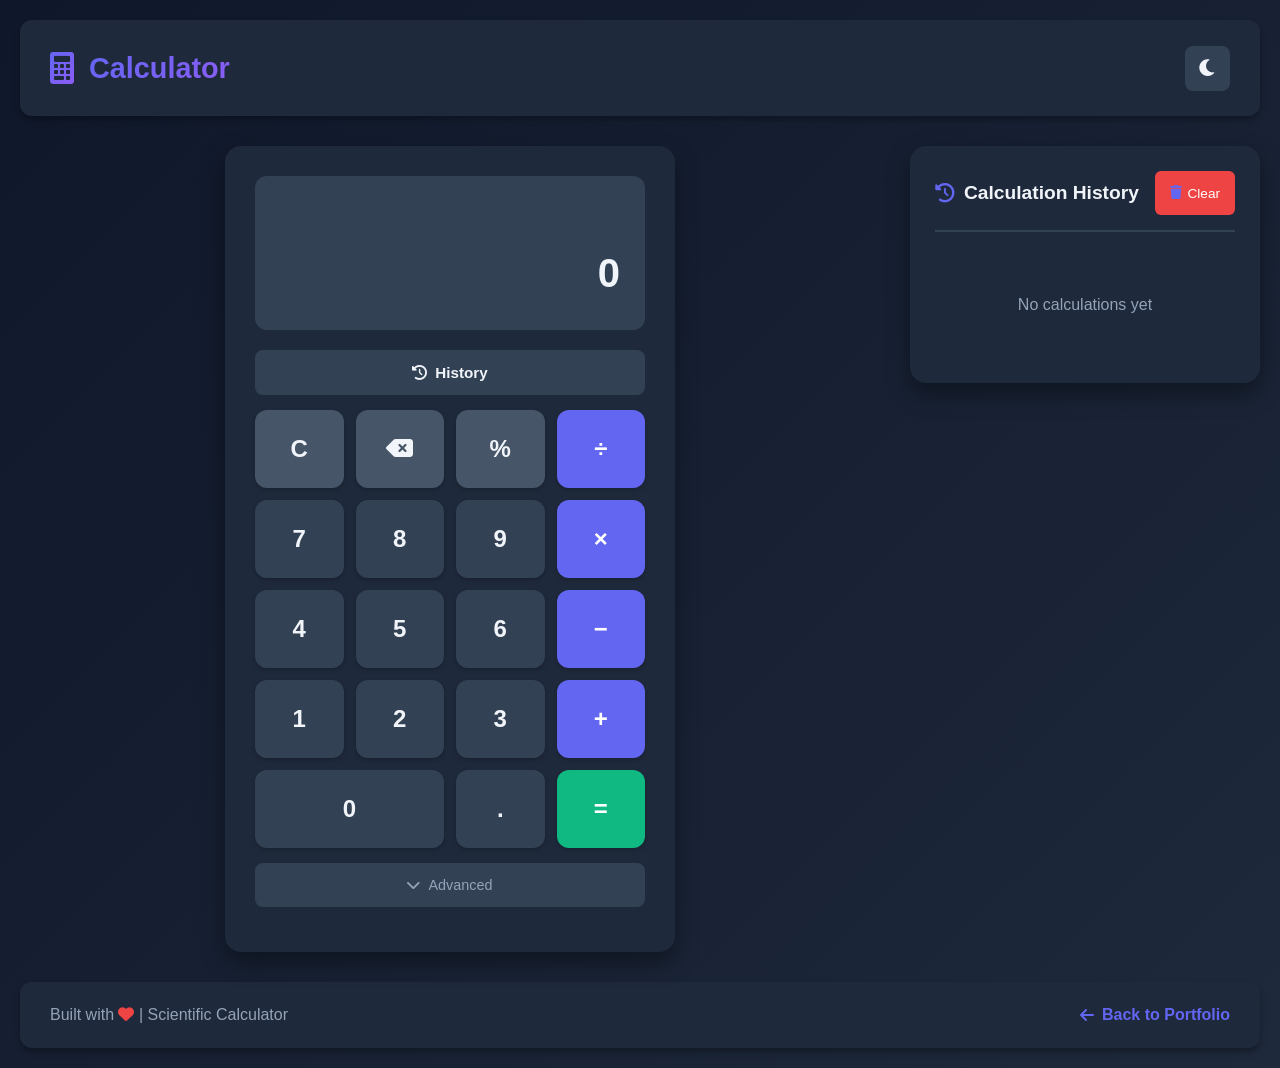
<file: calculator.html>
<!DOCTYPE html>
<html lang="en">
<head>
    <meta charset="UTF-8">
    <meta name="viewport" content="width=device-width, initial-scale=1.0, maximum-scale=5.0, user-scalable=yes">
    <meta name="apple-mobile-web-app-capable" content="yes">
    <meta name="apple-mobile-web-app-status-bar-style" content="black-translucent">
    <meta name="format-detection" content="telephone=no">
    <title>Calculator - Live Demo</title>
    <link rel="stylesheet" href="https://cdnjs.cloudflare.com/ajax/libs/font-awesome/6.0.0/css/all.min.css">
    <link rel="stylesheet" href="calculator.css">
</head>
<body>
    <div class="container">
        <!-- Header -->
        <header class="app-header">
            <div class="header-content">
                <div class="logo">
                    <i class="fas fa-calculator"></i>
                    <h1>Calculator</h1>
                </div>
                <div class="header-actions">
                    <button id="themeToggle" class="theme-toggle" title="Toggle theme">
                        <i class="fas fa-moon"></i>
                    </button>
                </div>
            </div>
        </header>

        <!-- Calculator -->
        <main class="calculator-container">
            <div class="calculator">
                <!-- Display -->
                <div class="display-container">
                    <div class="display-previous" id="previousDisplay"></div>
                    <div class="display-current" id="currentDisplay">0</div>
                </div>

                <!-- History -->
                <div class="history-toggle">
                    <button id="historyBtn" class="history-btn">
                        <i class="fas fa-history"></i> History
                    </button>
                </div>

                <!-- Buttons -->
                <div class="buttons-grid">
                    <!-- Row 1 -->
                    <button class="btn btn-function" data-action="clear">C</button>
                    <button class="btn btn-function" data-action="delete">
                        <i class="fas fa-delete-left"></i>
                    </button>
                    <button class="btn btn-function" data-action="percent">%</button>
                    <button class="btn btn-operator" data-action="divide">÷</button>

                    <!-- Row 2 -->
                    <button class="btn btn-number" data-number="7">7</button>
                    <button class="btn btn-number" data-number="8">8</button>
                    <button class="btn btn-number" data-number="9">9</button>
                    <button class="btn btn-operator" data-action="multiply">×</button>

                    <!-- Row 3 -->
                    <button class="btn btn-number" data-number="4">4</button>
                    <button class="btn btn-number" data-number="5">5</button>
                    <button class="btn btn-number" data-number="6">6</button>
                    <button class="btn btn-operator" data-action="subtract">−</button>

                    <!-- Row 4 -->
                    <button class="btn btn-number" data-number="1">1</button>
                    <button class="btn btn-number" data-number="2">2</button>
                    <button class="btn btn-number" data-number="3">3</button>
                    <button class="btn btn-operator" data-action="add">+</button>

                    <!-- Row 5 -->
                    <button class="btn btn-number btn-zero" data-number="0">0</button>
                    <button class="btn btn-number" data-action="decimal">.</button>
                    <button class="btn btn-equals" data-action="equals">=</button>
                </div>

                <!-- Advanced Functions -->
                <div class="advanced-toggle">
                    <button id="advancedBtn" class="advanced-btn">
                        <i class="fas fa-chevron-down"></i> Advanced
                    </button>
                </div>

                <div class="advanced-functions" id="advancedFunctions">
                    <button class="btn btn-advanced" data-action="sqrt">√</button>
                    <button class="btn btn-advanced" data-action="square">x²</button>
                    <button class="btn btn-advanced" data-action="power">xʸ</button>
                    <button class="btn btn-advanced" data-action="factorial">x!</button>
                    <button class="btn btn-advanced" data-action="sin">sin</button>
                    <button class="btn btn-advanced" data-action="cos">cos</button>
                    <button class="btn btn-advanced" data-action="tan">tan</button>
                    <button class="btn btn-advanced" data-action="log">log</button>
                    <button class="btn btn-advanced" data-action="ln">ln</button>
                    <button class="btn btn-advanced" data-action="pi">π</button>
                    <button class="btn btn-advanced" data-action="e">e</button>
                    <button class="btn btn-advanced" data-action="inverse">1/x</button>
                </div>
            </div>

            <!-- History Panel -->
            <div class="history-panel" id="historyPanel">
                <div class="history-header">
                    <h3><i class="fas fa-history"></i> Calculation History</h3>
                    <button id="clearHistory" class="clear-history-btn">
                        <i class="fas fa-trash"></i> Clear
                    </button>
                </div>
                <div class="history-list" id="historyList">
                    <p class="history-empty">No calculations yet</p>
                </div>
            </div>
        </main>

        <!-- Footer -->
        <footer class="app-footer">
            <p>Built with <i class="fas fa-heart"></i> | Scientific Calculator</p>
            <a href="index.html" class="back-link">
                <i class="fas fa-arrow-left"></i> Back to Portfolio
            </a>
        </footer>
    </div>

    <script src="calculator.js"></script>
</body>
</html>
</file>
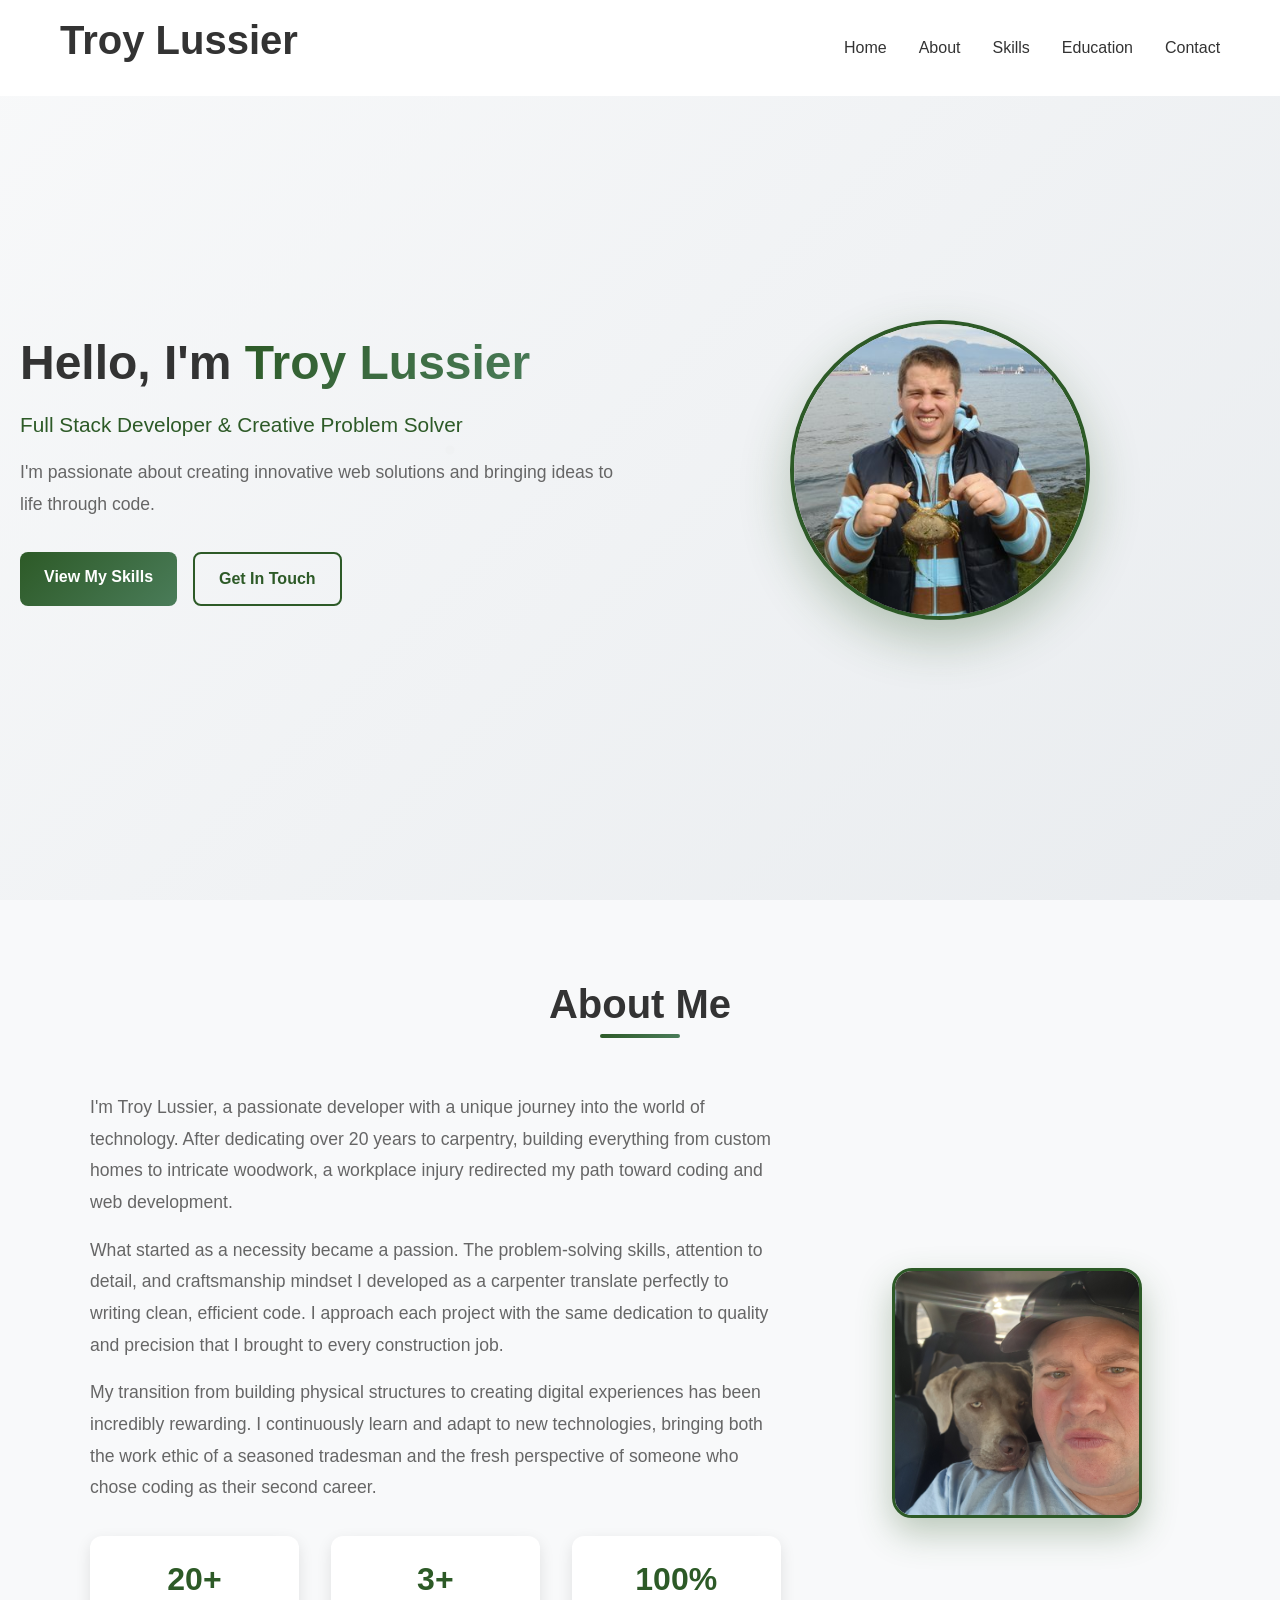
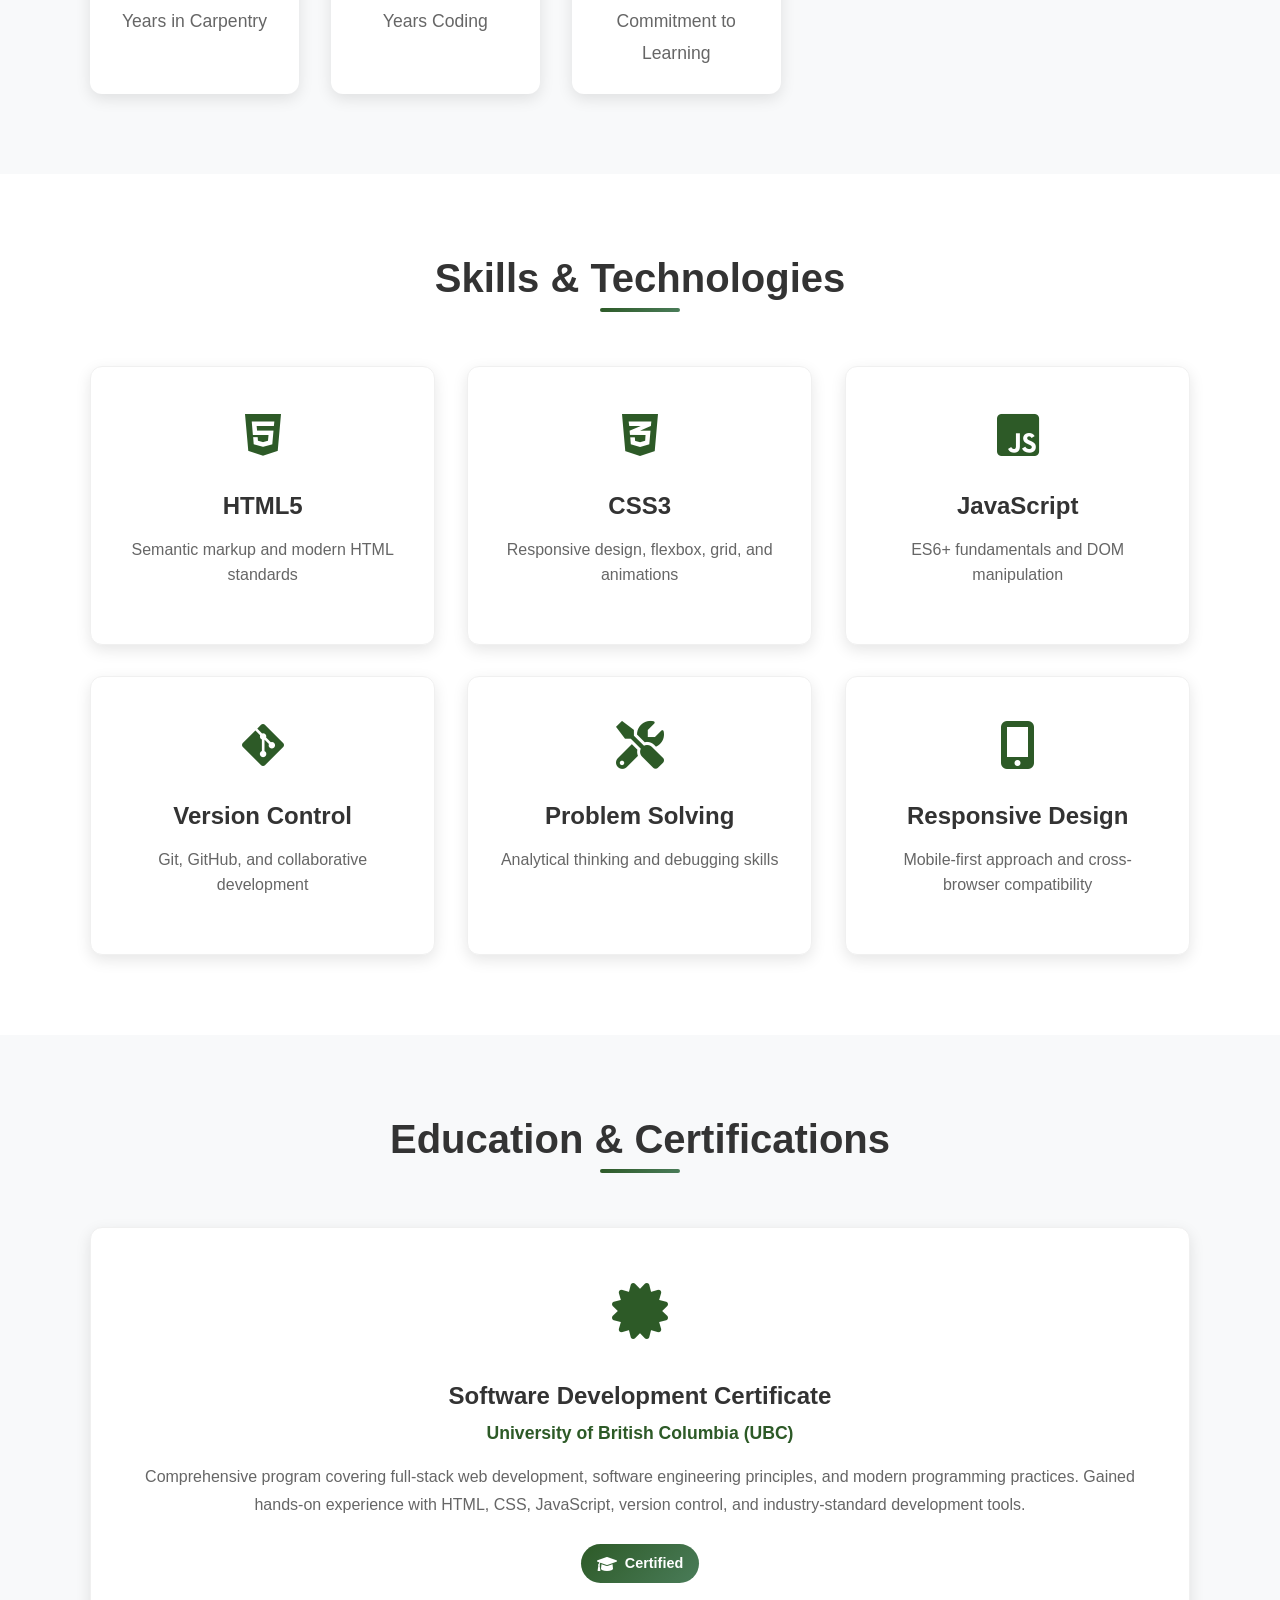
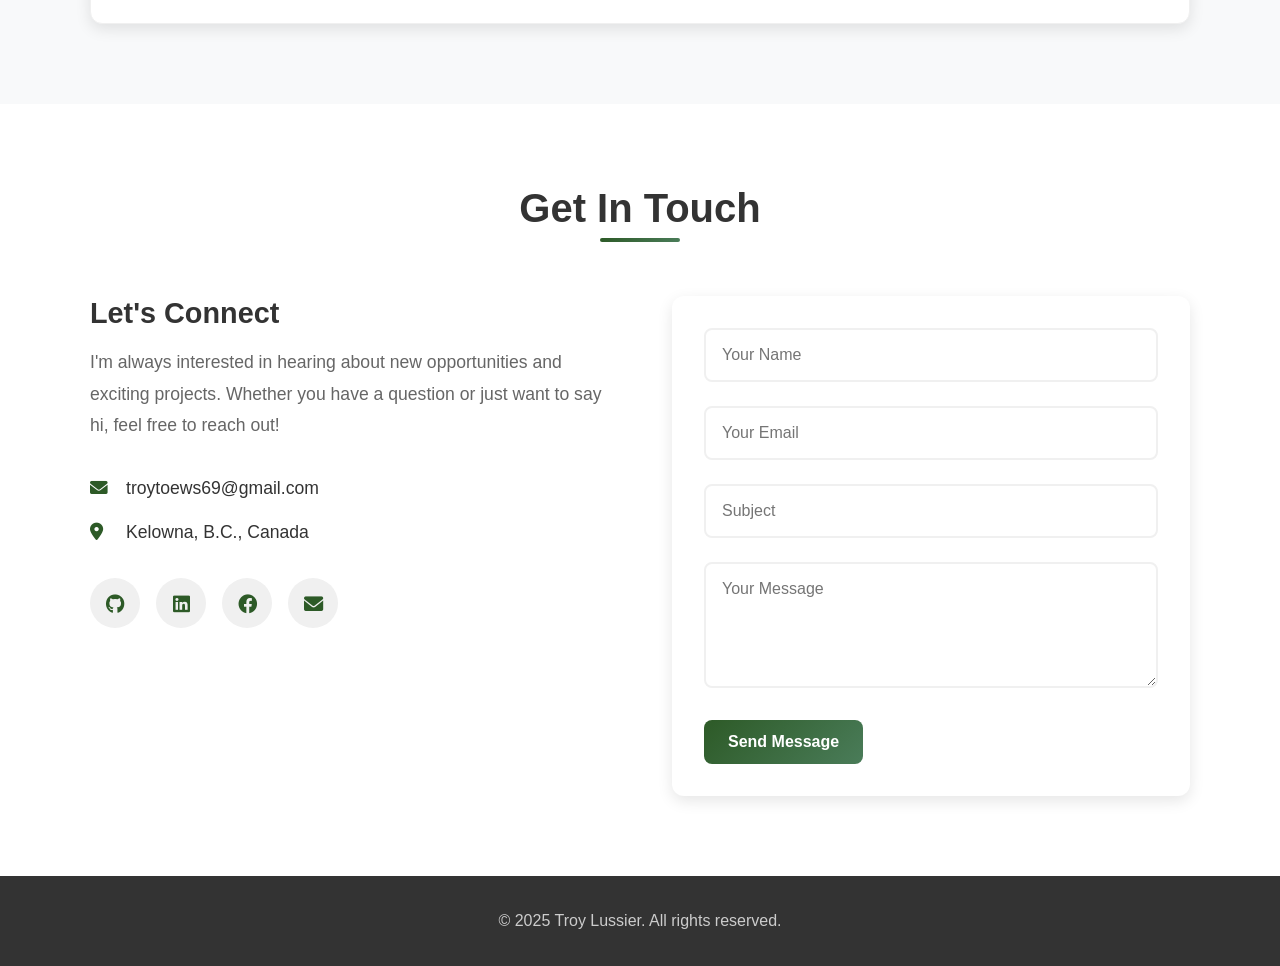
<file: my portfolio.html>
<!DOCTYPE html>
<html lang="en">
<head>
    <meta charset="UTF-8">
    <meta name="viewport" content="width=device-width, initial-scale=1.0, maximum-scale=5.0, user-scalable=yes">
    <meta name="apple-mobile-web-app-capable" content="yes">
    <meta name="apple-mobile-web-app-status-bar-style" content="black-translucent">
    <meta name="format-detection" content="telephone=no">
    <title>Troy Lussier - Portfolio</title>
    <link rel="stylesheet" href="styles.css">
    <link href="https://cdnjs.cloudflare.com/ajax/libs/font-awesome/6.0.0/css/all.min.css" rel="stylesheet">
</head>
<body>
    <!-- this is where the Navigation Section is located -->
    <nav class="navbar">
        <div class="nav-container">
            <div class="nav-logo">
                <h2>Troy Lussier</h2>
            </div>
            <div class="nav-menu">
                <a href="#home" class="nav-link">Home</a>
                <a href="#about" class="nav-link">About</a>
                <a href="#skills" class="nav-link">Skills</a>
                <a href="#education" class="nav-link">Education</a>
                <a href="#contact" class="nav-link">Contact</a>
            </div>
            <div class="hamburger">
                <span class="bar"></span>
                <span class="bar"></span>
                <span class="bar"></span>
            </div>
        </div>
    </nav>

    <!-- this is where the Hero Section is located -->
    <section id="home" class="hero">
        <div class="hero-content">
            <h1>Hello, I'm <span class="highlight">Troy Lussier</span></h1>
            <p class="hero-subtitle">Full Stack Developer & Creative Problem Solver</p>
            <p class="hero-description">
                I'm passionate about creating innovative web solutions and bringing ideas to life through code.
            </p>
            <div class="hero-buttons">
                <a href="#skills" class="btn btn-primary">View My Skills</a>
                <a href="#contact" class="btn btn-secondary">Get In Touch</a>
            </div>
        </div>
        <div class="hero-image">
            <div class="profile-photo">
                <img src="portfolio pic.jpg" alt="Troy Lussier - Developer" />
            </div>
        </div>
    </section>

    <!-- this is where the About Section is located -->
    <section id="about" class="about">
        <div class="container">
            <h2 class="section-title">About Me</h2>
            <div class="about-content">
                <div class="about-text">
                    <p>
                        I'm Troy Lussier, a passionate developer with a unique journey into the world of technology. 
                        After dedicating over 20 years to carpentry, building everything from custom homes to intricate 
                        woodwork, a workplace injury redirected my path toward coding and web development.
                    </p>
                    <p>
                        What started as a necessity became a passion. The problem-solving skills, attention to detail, 
                        and craftsmanship mindset I developed as a carpenter translate perfectly to writing clean, 
                        efficient code. I approach each project with the same dedication to quality and precision 
                        that I brought to every construction job.
                    </p>
                    <p>
                        My transition from building physical structures to creating digital experiences has been 
                        incredibly rewarding. I continuously learn and adapt to new technologies, bringing both 
                        the work ethic of a seasoned tradesman and the fresh perspective of someone who chose 
                        coding as their second career.
                    </p>
                    <div class="about-stats">
                        <div class="stat">
                            <h3>20+</h3>
                            <p>Years in Carpentry</p>
                        </div>
                        <div class="stat">
                            <h3>3+</h3>
                            <p>Years Coding</p>
                        </div>
                        <div class="stat">
                            <h3>100%</h3>
                            <p>Commitment to Learning</p>
                        </div>
                    </div>
                </div>
                <div class="about-image">
                    <div class="about-photo">
                        <img src="pic of me and floyd.jpg" alt="Troy Lussier with Floyd" />
                    </div>
                </div>
            </div>
        </div>
    </section>

    <!-- this is where the Skills Section is located -->
    <section id="skills" class="skills">
        <div class="container">
            <h2 class="section-title">Skills & Technologies</h2>
            <div class="skills-grid">
                <div class="skill-card">
                    <div class="skill-icon">
                        <i class="fab fa-html5"></i>
                    </div>
                    <h3>HTML5</h3>
                    <p>Semantic markup and modern HTML standards</p>
                </div>
                <div class="skill-card">
                    <div class="skill-icon">
                        <i class="fab fa-css3-alt"></i>
                    </div>
                    <h3>CSS3</h3>
                    <p>Responsive design, flexbox, grid, and animations</p>
                </div>
                <div class="skill-card">
                    <div class="skill-icon">
                        <i class="fab fa-js-square"></i>
                    </div>
                    <h3>JavaScript</h3>
                    <p>ES6+ fundamentals and DOM manipulation</p>
                </div>
                <div class="skill-card">
                    <div class="skill-icon">
                        <i class="fab fa-git-alt"></i>
                    </div>
                    <h3>Version Control</h3>
                    <p>Git, GitHub, and collaborative development</p>
                </div>
                <div class="skill-card">
                    <div class="skill-icon">
                        <i class="fas fa-tools"></i>
                    </div>
                    <h3>Problem Solving</h3>
                    <p>Analytical thinking and debugging skills</p>
                </div>
                <div class="skill-card">
                    <div class="skill-icon">
                        <i class="fas fa-mobile-alt"></i>
                    </div>
                    <h3>Responsive Design</h3>
                    <p>Mobile-first approach and cross-browser compatibility</p>
                </div>
            </div>
        </div>
    </section>

    <!-- this is where the Education & Certifications Section is located -->
    <section id="education" class="education">
        <div class="container">
            <h2 class="section-title">Education & Certifications</h2>
            <div class="education-grid">
                <div class="education-card">
                    <div class="education-icon">
                        <i class="fas fa-certificate"></i>
                    </div>
                    <h3>Software Development Certificate</h3>
                    <p class="institution">University of British Columbia (UBC)</p>
                    <p class="description">
                        Comprehensive program covering full-stack web development, software engineering principles, 
                        and modern programming practices. Gained hands-on experience with HTML, CSS, JavaScript, 
                        version control, and industry-standard development tools.
                    </p>
                    <div class="education-badge">
                        <i class="fas fa-graduation-cap"></i>
                        <span>Certified</span>
                    </div>
                </div>
            </div>
        </div>
    </section>

    <!-- this is where the Contact Section is located -->
    <section id="contact" class="contact">
        <div class="container">
            <h2 class="section-title">Get In Touch</h2>
            <div class="contact-content">
                <div class="contact-info">
                    <h3>Let's Connect</h3>
                    <p>
                        I'm always interested in hearing about new opportunities and exciting projects. 
                        Whether you have a question or just want to say hi, feel free to reach out!
                    </p>
                    <div class="contact-details">
                        <div class="contact-item">
                            <i class="fas fa-envelope"></i>
                            <span>troytoews69@gmail.com</span>
                        </div>
                        <div class="contact-item">
                            <i class="fas fa-map-marker-alt"></i>
                            <span>Kelowna, B.C., Canada</span>
                        </div>
                    </div>
                    <div class="social-links">
                        <a href="https://github.com/troytoews69-code" target="_blank" class="social-link" title="GitHub">
                            <i class="fab fa-github"></i>
                        </a>
                        <a href="https://www.linkedin.com/in/troy-lussier-3a4bb069" target="_blank" class="social-link" title="LinkedIn">
                            <i class="fab fa-linkedin"></i>
                        </a>
                        <a href="https://www.facebook.com/troytoews69" target="_blank" class="social-link" title="Facebook">
                            <i class="fab fa-facebook"></i>
                        </a>
                        <a href="mailto:troytoews69@gmail.com" class="social-link" title="Email">
                            <i class="fas fa-envelope"></i>
                        </a>
                    </div>
                </div>
                <div class="contact-form">
                    <form>
                        <div class="form-group">
                            <input type="text" id="name" name="name" placeholder="Your Name" required>
                        </div>
                        <div class="form-group">
                            <input type="email" id="email" name="email" placeholder="Your Email" required>
                        </div>
                        <div class="form-group">
                            <input type="text" id="subject" name="subject" placeholder="Subject" required>
                        </div>
                        <div class="form-group">
                            <textarea id="message" name="message" placeholder="Your Message" rows="5" required></textarea>
                        </div>
                        <button type="submit" class="btn btn-primary">Send Message</button>
                    </form>
                </div>
            </div>
        </div>
    </section>

    <!-- this is where the Footer Section is located -->
    <footer class="footer">
        <div class="container">
            <p>&copy; 2025 Troy Lussier. All rights reserved.</p>
        </div>
    </footer>

    <script>
        // this is where the Mobile navigation toggle is located
        const hamburger = document.querySelector('.hamburger');
        const navMenu = document.querySelector('.nav-menu');

        hamburger.addEventListener('click', () => {
            hamburger.classList.toggle('active');
            navMenu.classList.toggle('active');
        });

        // this is where the Close mobile menu when clicking on a link is located
        document.querySelectorAll('.nav-link').forEach(n => n.addEventListener('click', () => {
            hamburger.classList.remove('active');
            navMenu.classList.remove('active');
        }));

        // this is where the Smooth scrolling for navigation links is located
        document.querySelectorAll('a[href^="#"]').forEach(anchor => {
            anchor.addEventListener('click', function (e) {
                e.preventDefault();
                const target = document.querySelector(this.getAttribute('href'));
                if (target) {
                    target.scrollIntoView({
                        behavior: 'smooth',
                        block: 'start'
                    });
                }
            });
        });

        // this is where the Add scroll effect to navbar is located
        window.addEventListener('scroll', () => {
            const navbar = document.querySelector('.navbar');
            if (window.scrollY > 100) {
                navbar.classList.add('scrolled');
            } else {
                navbar.classList.remove('scrolled');
            }
        });
    </script>
</body>
</html>
</file>
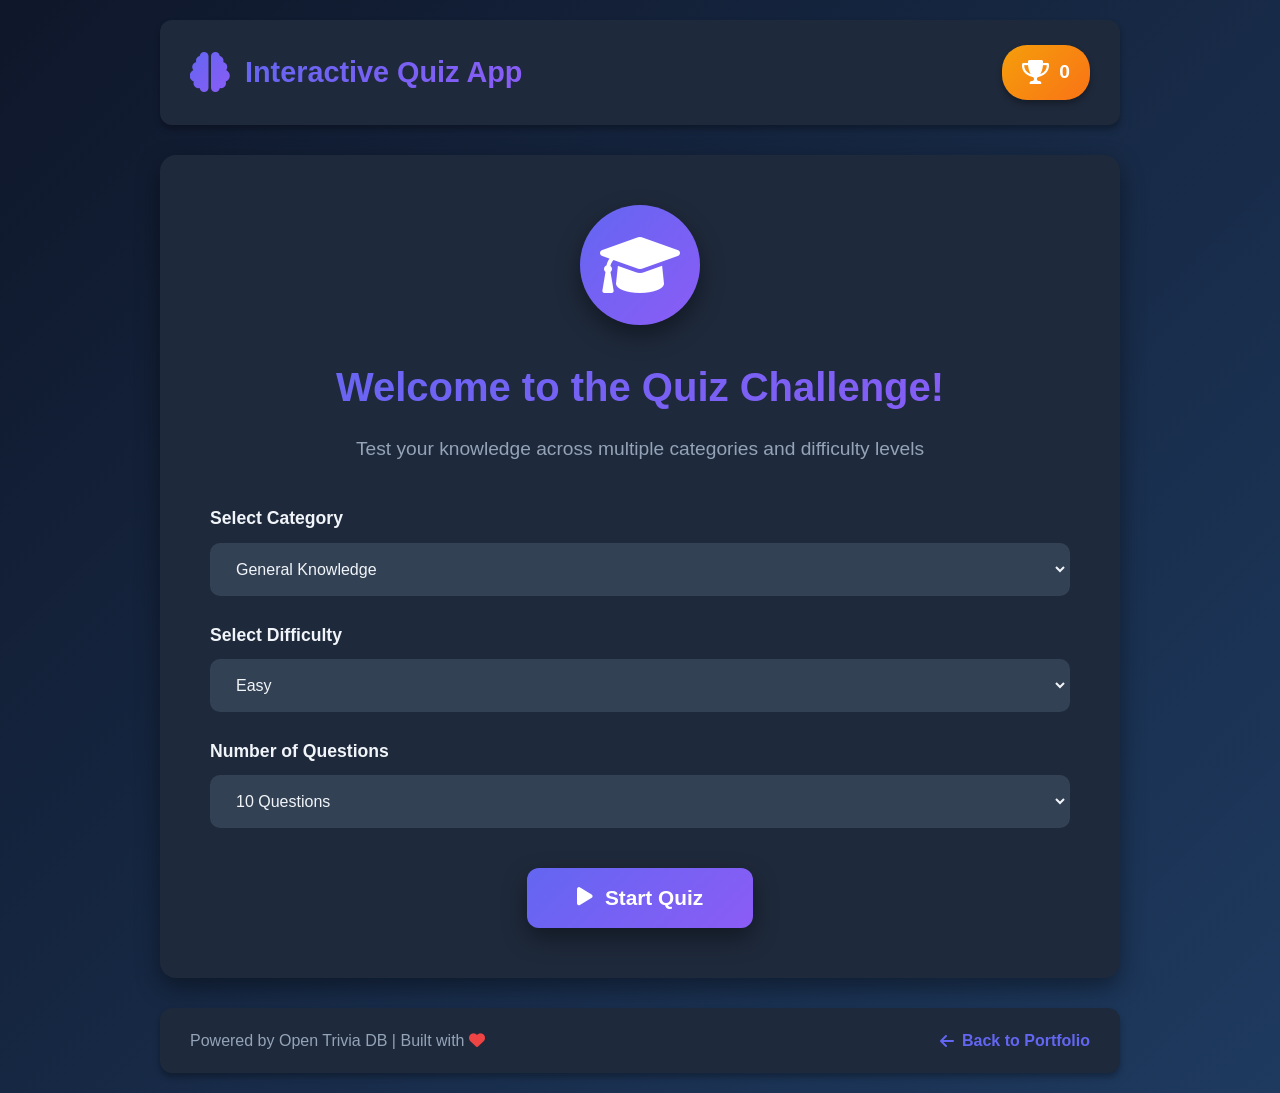
<file: quiz-app.html>
<!DOCTYPE html>
<html lang="en">
<head>
    <meta charset="UTF-8">
    <meta name="viewport" content="width=device-width, initial-scale=1.0, maximum-scale=5.0, user-scalable=yes">
    <meta name="apple-mobile-web-app-capable" content="yes">
    <meta name="apple-mobile-web-app-status-bar-style" content="black-translucent">
    <meta name="format-detection" content="telephone=no">
    <title>Interactive Quiz App - Live Demo</title>
    <link rel="stylesheet" href="https://cdnjs.cloudflare.com/ajax/libs/font-awesome/6.0.0/css/all.min.css">
    <link rel="stylesheet" href="quiz-app.css">
</head>
<body>
    <div class="container">
        <!-- Header -->
        <header class="app-header">
            <div class="header-content">
                <div class="logo">
                    <i class="fas fa-brain"></i>
                    <h1>Interactive Quiz App</h1>
                </div>
                <div class="header-stats">
                    <div class="stat-badge">
                        <i class="fas fa-trophy"></i>
                        <span id="highScore">0</span>
                    </div>
                </div>
            </div>
        </header>

        <!-- Main Content -->
        <main class="main-content">
            <!-- Home Screen -->
            <div id="homeScreen" class="screen active">
                <div class="welcome-card">
                    <div class="welcome-icon">
                        <i class="fas fa-graduation-cap"></i>
                    </div>
                    <h2>Welcome to the Quiz Challenge!</h2>
                    <p>Test your knowledge across multiple categories and difficulty levels</p>
                    
                    <div class="quiz-options">
                        <div class="option-group">
                            <label for="category">Select Category</label>
                            <select id="category" class="select-input">
                                <option value="9">General Knowledge</option>
                                <option value="21">Sports</option>
                                <option value="23">History</option>
                                <option value="22">Geography</option>
                                <option value="18">Computers</option>
                                <option value="17">Science</option>
                                <option value="11">Movies</option>
                                <option value="12">Music</option>
                            </select>
                        </div>
                        
                        <div class="option-group">
                            <label for="difficulty">Select Difficulty</label>
                            <select id="difficulty" class="select-input">
                                <option value="easy">Easy</option>
                                <option value="medium">Medium</option>
                                <option value="hard">Hard</option>
                            </select>
                        </div>
                        
                        <div class="option-group">
                            <label for="numQuestions">Number of Questions</label>
                            <select id="numQuestions" class="select-input">
                                <option value="5">5 Questions</option>
                                <option value="10" selected>10 Questions</option>
                                <option value="15">15 Questions</option>
                            </select>
                        </div>
                    </div>
                    
                    <button id="startQuiz" class="start-btn">
                        <i class="fas fa-play"></i> Start Quiz
                    </button>
                </div>
            </div>

            <!-- Quiz Screen -->
            <div id="quizScreen" class="screen">
                <div class="quiz-container">
                    <div class="quiz-header">
                        <div class="progress-info">
                            <span class="question-counter">
                                Question <span id="currentQuestion">1</span> of <span id="totalQuestions">10</span>
                            </span>
                            <span class="score-display">
                                Score: <span id="currentScore">0</span>
                            </span>
                        </div>
                        <div class="progress-bar">
                            <div class="progress-fill" id="progressBar"></div>
                        </div>
                        <div class="timer-container">
                            <i class="fas fa-clock"></i>
                            <span id="timer">30</span>s
                        </div>
                    </div>

                    <div class="question-card">
                        <div class="difficulty-badge" id="difficultyBadge">Medium</div>
                        <h3 id="questionText">Loading question...</h3>
                        
                        <div class="answers-container" id="answersContainer">
                            <!-- Answers will be inserted here -->
                        </div>
                    </div>

                    <div class="quiz-actions">
                        <button id="quitQuiz" class="action-btn quit-btn">
                            <i class="fas fa-times"></i> Quit
                        </button>
                    </div>
                </div>
            </div>

            <!-- Results Screen -->
            <div id="resultsScreen" class="screen">
                <div class="results-card">
                    <div class="results-icon" id="resultsIcon">
                        <i class="fas fa-trophy"></i>
                    </div>
                    <h2 id="resultsTitle">Quiz Complete!</h2>
                    <p id="resultsMessage">Great job on completing the quiz!</p>
                    
                    <div class="results-stats">
                        <div class="stat-card">
                            <i class="fas fa-check-circle"></i>
                            <div class="stat-info">
                                <span class="stat-label">Correct Answers</span>
                                <span class="stat-value" id="correctAnswers">0</span>
                            </div>
                        </div>
                        <div class="stat-card">
                            <i class="fas fa-times-circle"></i>
                            <div class="stat-info">
                                <span class="stat-label">Wrong Answers</span>
                                <span class="stat-value" id="wrongAnswers">0</span>
                            </div>
                        </div>
                        <div class="stat-card">
                            <i class="fas fa-star"></i>
                            <div class="stat-info">
                                <span class="stat-label">Final Score</span>
                                <span class="stat-value" id="finalScore">0</span>
                            </div>
                        </div>
                        <div class="stat-card">
                            <i class="fas fa-percent"></i>
                            <div class="stat-info">
                                <span class="stat-label">Accuracy</span>
                                <span class="stat-value" id="accuracy">0%</span>
                            </div>
                        </div>
                    </div>

                    <div class="results-actions">
                        <button id="playAgain" class="action-btn play-again-btn">
                            <i class="fas fa-rotate"></i> Play Again
                        </button>
                        <button id="goHome" class="action-btn home-btn">
                            <i class="fas fa-home"></i> Home
                        </button>
                    </div>
                </div>
            </div>

            <!-- Loading Screen -->
            <div id="loadingScreen" class="screen">
                <div class="loading-container">
                    <div class="spinner"></div>
                    <p>Loading quiz questions...</p>
                </div>
            </div>
        </main>

        <!-- Footer -->
        <footer class="app-footer">
            <p>Powered by Open Trivia DB | Built with <i class="fas fa-heart"></i></p>
            <a href="index.html" class="back-link">
                <i class="fas fa-arrow-left"></i> Back to Portfolio
            </a>
        </footer>
    </div>

    <script src="quiz-app.js"></script>
</body>
</html>
</file>
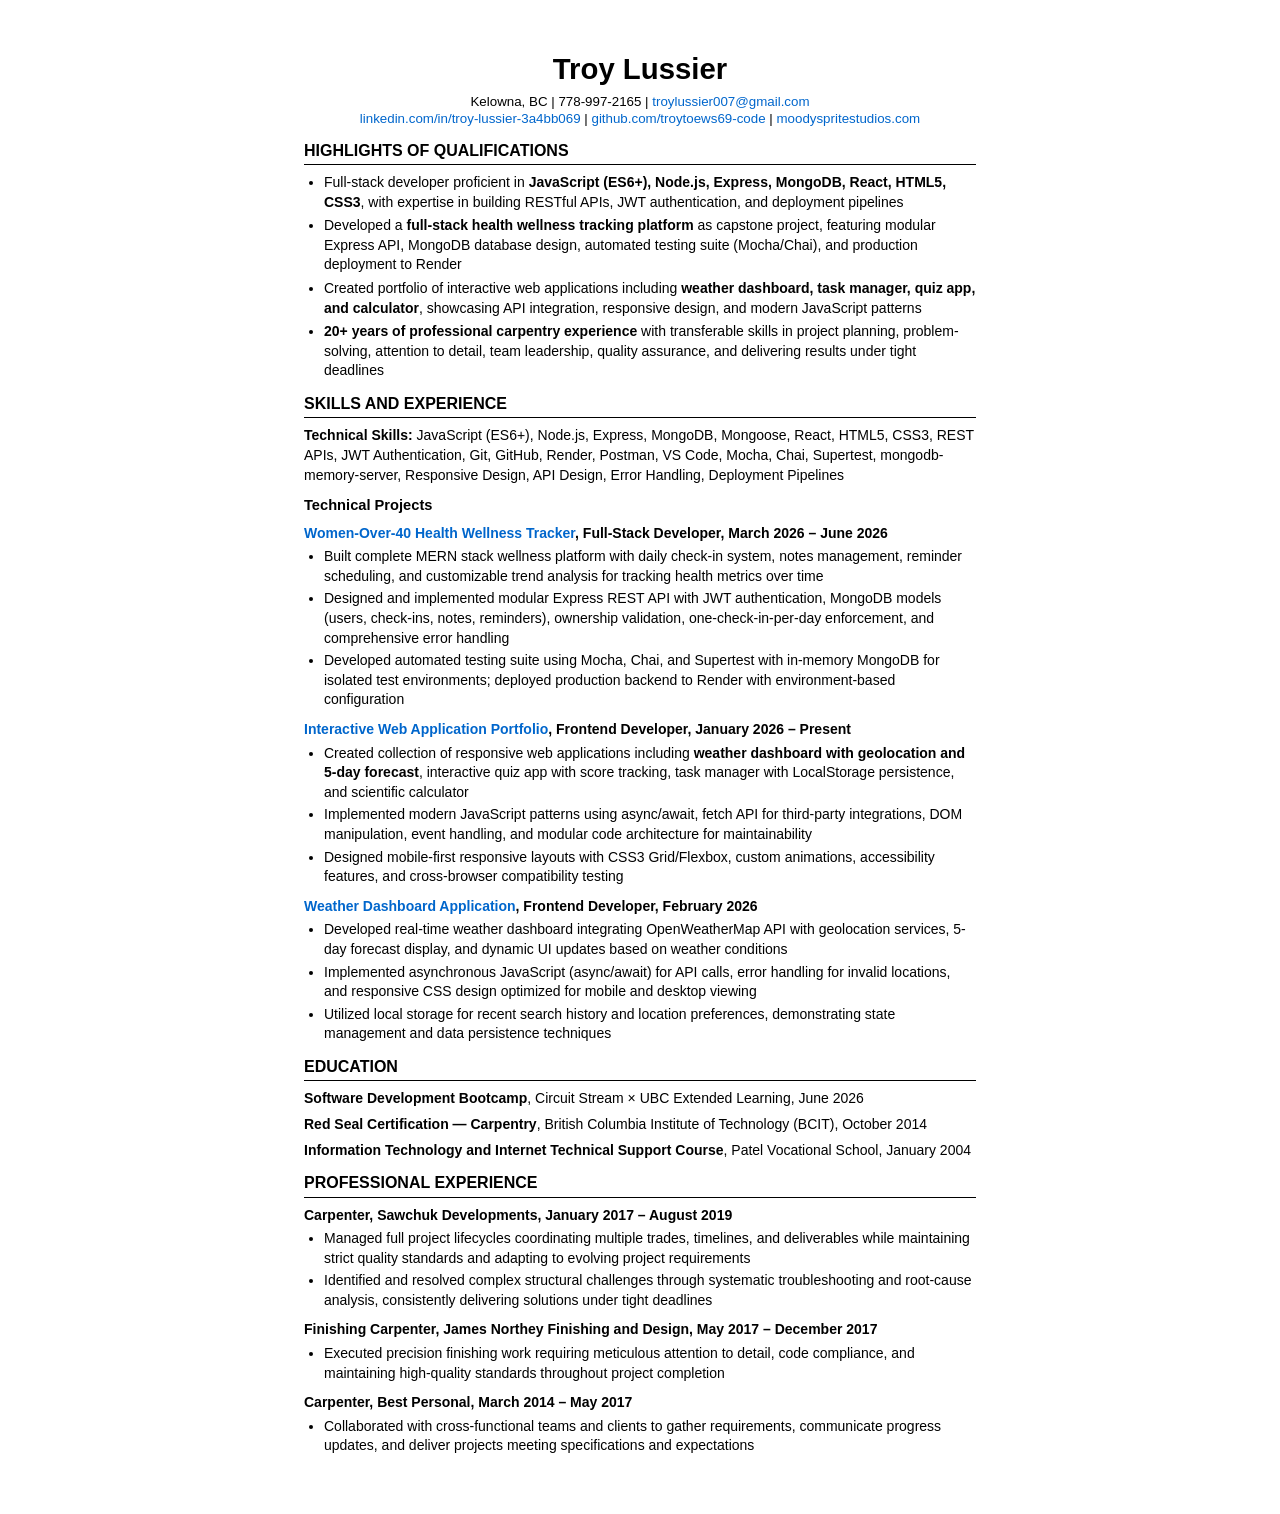
<file: resume.html>
<!DOCTYPE html>
<html lang="en">
<head>
    <meta charset="UTF-8">
    <meta name="viewport" content="width=device-width, initial-scale=1.0">
    <title>Troy Lussier - Resume</title>
    <style>
        * {
            margin: 0;
            padding: 0;
            box-sizing: border-box;
        }

        body {
            font-family: 'Calibri', 'Arial', sans-serif;
            line-height: 1.4;
            color: #000;
            background: #fff;
            max-width: 8.5in;
            margin: 0 auto;
            padding: 0.5in 0.75in;
            font-size: 10.5pt;
        }

        a {
            color: #0066cc;
            text-decoration: none;
        }

        a:hover {
            text-decoration: underline;
        }

        .header {
            text-align: center;
            margin-bottom: 12px;
        }

        .header h1 {
            font-size: 22pt;
            font-weight: bold;
            color: #000;
            margin-bottom: 4px;
        }

        .contact-info {
            font-size: 10pt;
            color: #000;
            line-height: 1.3;
        }

        h2 {
            font-size: 12pt;
            font-weight: bold;
            color: #000;
            text-transform: uppercase;
            margin-top: 12px;
            margin-bottom: 8px;
            border-bottom: 1px solid #000;
            padding-bottom: 2px;
        }

        .highlights-list {
            margin-left: 20px;
            margin-bottom: 10px;
        }

        .highlights-list li {
            margin-bottom: 4px;
            font-size: 10.5pt;
            line-height: 1.4;
        }

        .skills-text {
            font-size: 10.5pt;
            margin-bottom: 10px;
            line-height: 1.4;
        }

        .project {
            margin-bottom: 10px;
            page-break-inside: avoid;
        }

        .project-header {
            font-size: 10.5pt;
            font-weight: bold;
            margin-bottom: 4px;
        }

        .project-list {
            margin-left: 20px;
            font-size: 10.5pt;
            line-height: 1.4;
        }

        .project-list li {
            margin-bottom: 3px;
        }

        .education-item {
            font-size: 10.5pt;
            margin-bottom: 6px;
            line-height: 1.4;
        }

        .experience-item {
            margin-bottom: 10px;
            page-break-inside: avoid;
        }

        .experience-header {
            font-size: 10.5pt;
            font-weight: bold;
            margin-bottom: 4px;
        }

        .experience-list {
            margin-left: 20px;
            font-size: 10.5pt;
            line-height: 1.4;
        }

        .experience-list li {
            margin-bottom: 3px;
        }

        @media print {
            body {
                padding: 0.5in 0.75in;
                max-width: 100%;
            }

            a {
                color: #0066cc !important;
                text-decoration: underline !important;
            }

            h2 {
                page-break-after: avoid;
            }

            .project, .experience-item {
                page-break-inside: avoid;
            }
        }
    </style>
</head>
<body>
    <div class="header">
        <h1>Troy Lussier</h1>
        <div class="contact-info">
            Kelowna, BC | 778-997-2165 | <a href="mailto:troylussier007@gmail.com">troylussier007@gmail.com</a><br>
            <a href="https://www.linkedin.com/in/troy-lussier-3a4bb069/" target="_blank">linkedin.com/in/troy-lussier-3a4bb069</a> | 
            <a href="https://github.com/troytoews69-code" target="_blank">github.com/troytoews69-code</a> | 
            <a href="https://moodyspritestudios.com" target="_blank">moodyspritestudios.com</a>
        </div>
    </div>

    <h2>Highlights of Qualifications</h2>
    <ul class="highlights-list">
        <li>Full-stack developer proficient in <strong>JavaScript (ES6+), Node.js, Express, MongoDB, React, HTML5, CSS3</strong>, with expertise in building RESTful APIs, JWT authentication, and deployment pipelines</li>
        <li>Developed a <strong>full-stack health wellness tracking platform</strong> as capstone project, featuring modular Express API, MongoDB database design, automated testing suite (Mocha/Chai), and production deployment to Render</li>
        <li>Created portfolio of interactive web applications including <strong>weather dashboard, task manager, quiz app, and calculator</strong>, showcasing API integration, responsive design, and modern JavaScript patterns</li>
        <li><strong>20+ years of professional carpentry experience</strong> with transferable skills in project planning, problem-solving, attention to detail, team leadership, quality assurance, and delivering results under tight deadlines</li>
    </ul>

    <h2>Skills and Experience</h2>
    <div class="skills-text">
        <strong>Technical Skills:</strong> JavaScript (ES6+), Node.js, Express, MongoDB, Mongoose, React, HTML5, CSS3, REST APIs, JWT Authentication, Git, GitHub, Render, Postman, VS Code, Mocha, Chai, Supertest, mongodb-memory-server, Responsive Design, API Design, Error Handling, Deployment Pipelines
    </div>

    <h3 style="font-size: 11pt; font-weight: bold; margin-top: 8px; margin-bottom: 8px;">Technical Projects</h3>

    <div class="project">
        <div class="project-header">
            <a href="https://github.com/troytoews69-code/project-meridian-backend" target="_blank">Women-Over-40 Health Wellness Tracker</a>, Full-Stack Developer, March 2026 – June 2026
        </div>
        <ul class="project-list">
            <li>Built complete MERN stack wellness platform with daily check-in system, notes management, reminder scheduling, and customizable trend analysis for tracking health metrics over time</li>
            <li>Designed and implemented modular Express REST API with JWT authentication, MongoDB models (users, check-ins, notes, reminders), ownership validation, one-check-in-per-day enforcement, and comprehensive error handling</li>
            <li>Developed automated testing suite using Mocha, Chai, and Supertest with in-memory MongoDB for isolated test environments; deployed production backend to Render with environment-based configuration</li>
        </ul>
    </div>

    <div class="project">
        <div class="project-header">
            <a href="https://moodyspritestudios.com" target="_blank">Interactive Web Application Portfolio</a>, Frontend Developer, January 2026 – Present
        </div>
        <ul class="project-list">
            <li>Created collection of responsive web applications including <strong>weather dashboard with geolocation and 5-day forecast</strong>, interactive quiz app with score tracking, task manager with LocalStorage persistence, and scientific calculator</li>
            <li>Implemented modern JavaScript patterns using async/await, fetch API for third-party integrations, DOM manipulation, event handling, and modular code architecture for maintainability</li>
            <li>Designed mobile-first responsive layouts with CSS3 Grid/Flexbox, custom animations, accessibility features, and cross-browser compatibility testing</li>
        </ul>
    </div>

    <div class="project">
        <div class="project-header">
            <a href="https://moodyspritestudios.com/weather-app.html" target="_blank">Weather Dashboard Application</a>, Frontend Developer, February 2026
        </div>
        <ul class="project-list">
            <li>Developed real-time weather dashboard integrating OpenWeatherMap API with geolocation services, 5-day forecast display, and dynamic UI updates based on weather conditions</li>
            <li>Implemented asynchronous JavaScript (async/await) for API calls, error handling for invalid locations, and responsive CSS design optimized for mobile and desktop viewing</li>
            <li>Utilized local storage for recent search history and location preferences, demonstrating state management and data persistence techniques</li>
        </ul>
    </div>

    <h2>Education</h2>
    <div class="education-item">
        <strong>Software Development Bootcamp</strong>, Circuit Stream × UBC Extended Learning, June 2026
    </div>
    <div class="education-item">
        <strong>Red Seal Certification — Carpentry</strong>, British Columbia Institute of Technology (BCIT), October 2014
    </div>
    <div class="education-item">
        <strong>Information Technology and Internet Technical Support Course</strong>, Patel Vocational School, January 2004
    </div>

    <h2>Professional Experience</h2>

    <div class="experience-item">
        <div class="experience-header">Carpenter, Sawchuk Developments, January 2017 – August 2019</div>
        <ul class="experience-list">
            <li>Managed full project lifecycles coordinating multiple trades, timelines, and deliverables while maintaining strict quality standards and adapting to evolving project requirements</li>
            <li>Identified and resolved complex structural challenges through systematic troubleshooting and root-cause analysis, consistently delivering solutions under tight deadlines</li>
        </ul>
    </div>

    <div class="experience-item">
        <div class="experience-header">Finishing Carpenter, James Northey Finishing and Design, May 2017 – December 2017</div>
        <ul class="experience-list">
            <li>Executed precision finishing work requiring meticulous attention to detail, code compliance, and maintaining high-quality standards throughout project completion</li>
        </ul>
    </div>

    <div class="experience-item">
        <div class="experience-header">Carpenter, Best Personal, March 2014 – May 2017</div>
        <ul class="experience-list">
            <li>Collaborated with cross-functional teams and clients to gather requirements, communicate progress updates, and deliver projects meeting specifications and expectations</li>
        </ul>
    </div>

</body>
</html>
</file>
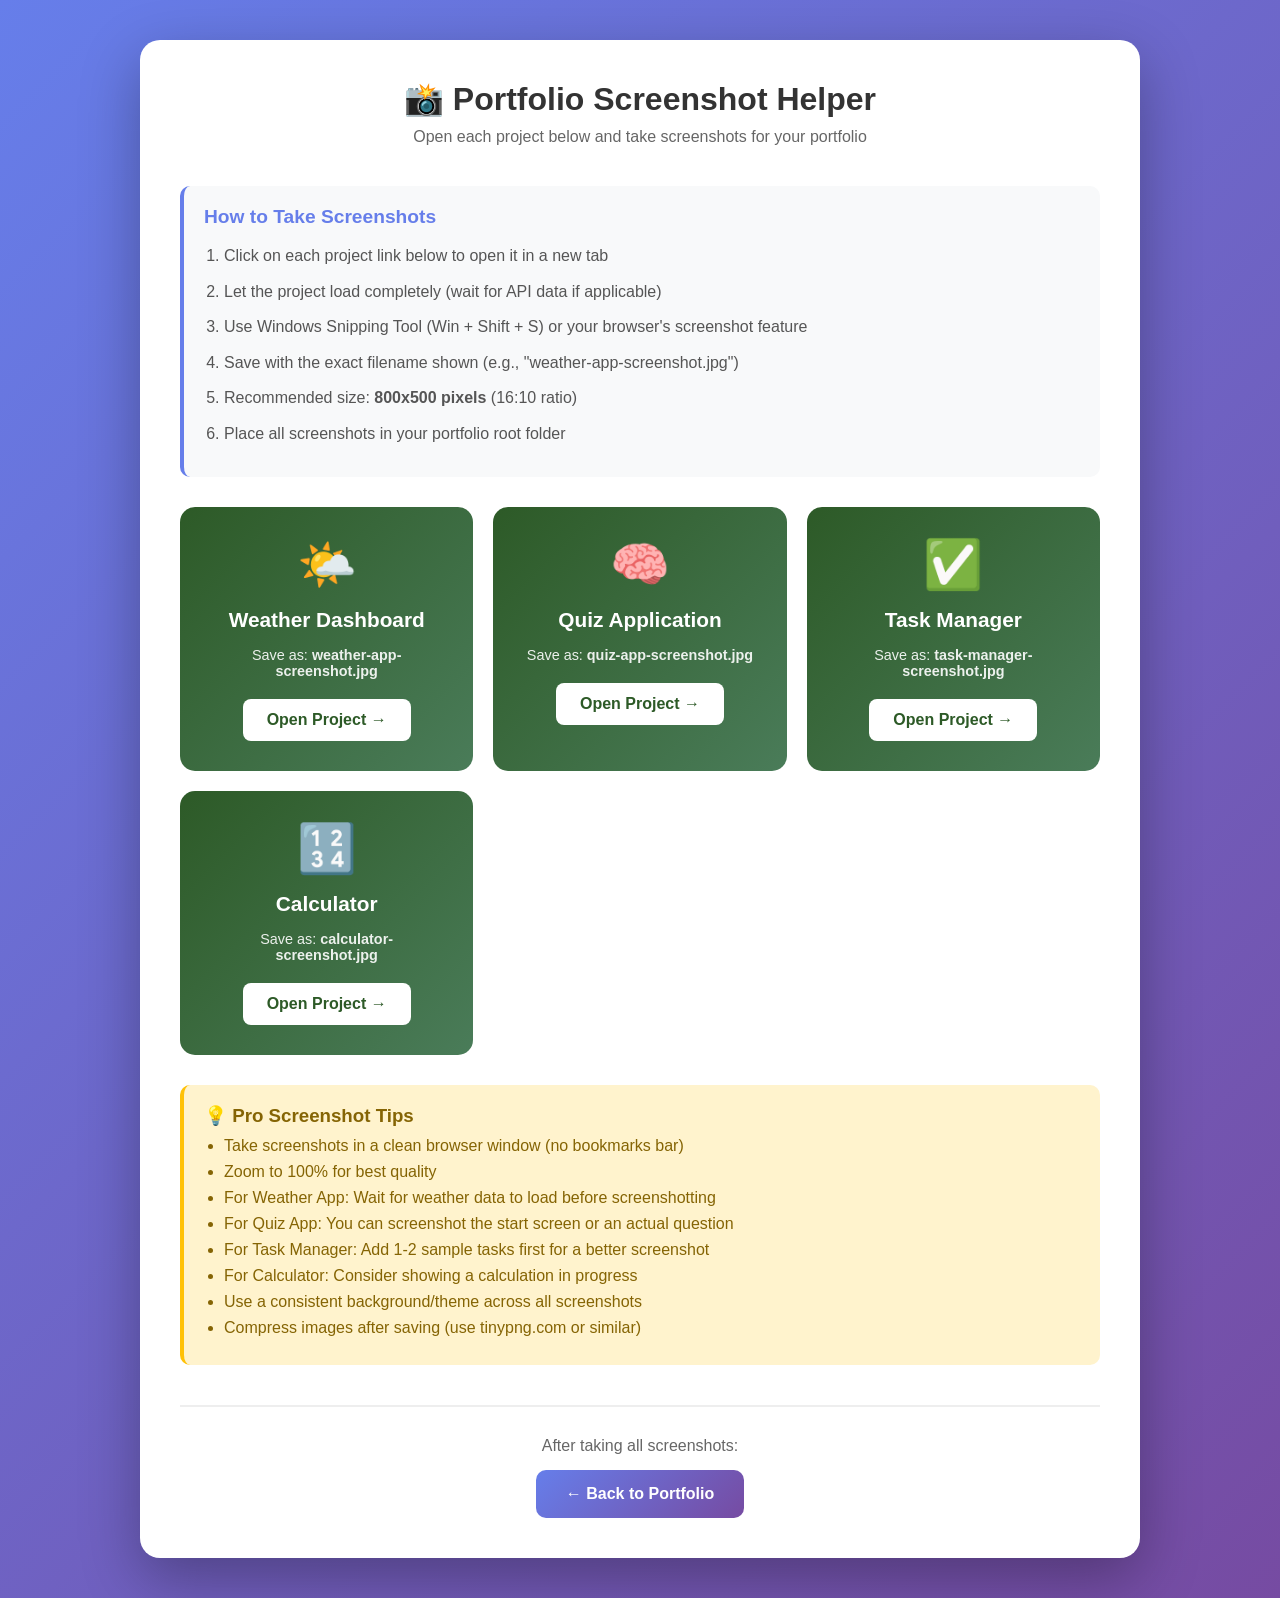
<file: screenshot-helper.html>
<!DOCTYPE html>
<html lang="en">
<head>
    <meta charset="UTF-8">
    <meta name="viewport" content="width=device-width, initial-scale=1.0">
    <title>Screenshot Helper - Portfolio Projects</title>
    <style>
        * {
            margin: 0;
            padding: 0;
            box-sizing: border-box;
        }
        
        body {
            font-family: 'Segoe UI', Tahoma, Geneva, Verdana, sans-serif;
            background: linear-gradient(135deg, #667eea 0%, #764ba2 100%);
            min-height: 100vh;
            padding: 40px 20px;
        }
        
        .container {
            max-width: 1000px;
            margin: 0 auto;
            background: white;
            border-radius: 20px;
            padding: 40px;
            box-shadow: 0 20px 60px rgba(0,0,0,0.3);
        }
        
        h1 {
            color: #333;
            margin-bottom: 10px;
            text-align: center;
        }
        
        .subtitle {
            text-align: center;
            color: #666;
            margin-bottom: 40px;
        }
        
        .instructions {
            background: #f8f9fa;
            padding: 20px;
            border-radius: 10px;
            margin-bottom: 30px;
            border-left: 4px solid #667eea;
        }
        
        .instructions h2 {
            color: #667eea;
            font-size: 1.2rem;
            margin-bottom: 15px;
        }
        
        .instructions ol {
            margin-left: 20px;
        }
        
        .instructions li {
            margin-bottom: 10px;
            color: #555;
            line-height: 1.6;
        }
        
        .project-grid {
            display: grid;
            grid-template-columns: repeat(auto-fit, minmax(250px, 1fr));
            gap: 20px;
            margin-top: 30px;
        }
        
        .project-card {
            background: linear-gradient(135deg, #2d5a27 0%, #4a7c59 100%);
            border-radius: 15px;
            padding: 30px;
            text-align: center;
            transition: transform 0.3s ease, box-shadow 0.3s ease;
            cursor: pointer;
        }
        
        .project-card:hover {
            transform: translateY(-5px);
            box-shadow: 0 10px 30px rgba(45, 90, 39, 0.3);
        }
        
        .project-card h3 {
            color: white;
            margin-bottom: 15px;
            font-size: 1.3rem;
        }
        
        .project-card p {
            color: rgba(255,255,255,0.9);
            font-size: 0.9rem;
            margin-bottom: 20px;
        }
        
        .project-card a {
            display: inline-block;
            background: white;
            color: #2d5a27;
            padding: 12px 24px;
            border-radius: 8px;
            text-decoration: none;
            font-weight: 600;
            transition: all 0.3s ease;
        }
        
        .project-card a:hover {
            background: #f0f0f0;
            transform: scale(1.05);
        }
        
        .icon {
            font-size: 3rem;
            margin-bottom: 15px;
        }
        
        .screenshot-tips {
            background: #fff3cd;
            border-left: 4px solid #ffc107;
            padding: 20px;
            border-radius: 10px;
            margin-top: 30px;
        }
        
        .screenshot-tips h3 {
            color: #856404;
            margin-bottom: 10px;
        }
        
        .screenshot-tips ul {
            margin-left: 20px;
        }
        
        .screenshot-tips li {
            color: #856404;
            margin-bottom: 8px;
        }
    </style>
</head>
<body>
    <div class="container">
        <h1>📸 Portfolio Screenshot Helper</h1>
        <p class="subtitle">Open each project below and take screenshots for your portfolio</p>
        
        <div class="instructions">
            <h2>How to Take Screenshots</h2>
            <ol>
                <li>Click on each project link below to open it in a new tab</li>
                <li>Let the project load completely (wait for API data if applicable)</li>
                <li>Use Windows Snipping Tool (Win + Shift + S) or your browser's screenshot feature</li>
                <li>Save with the exact filename shown (e.g., "weather-app-screenshot.jpg")</li>
                <li>Recommended size: <strong>800x500 pixels</strong> (16:10 ratio)</li>
                <li>Place all screenshots in your portfolio root folder</li>
            </ol>
        </div>
        
        <div class="project-grid">
            <div class="project-card">
                <div class="icon">🌤️</div>
                <h3>Weather Dashboard</h3>
                <p>Save as: <strong>weather-app-screenshot.jpg</strong></p>
                <a href="weather-app.html" target="_blank">Open Project →</a>
            </div>
            
            <div class="project-card">
                <div class="icon">🧠</div>
                <h3>Quiz Application</h3>
                <p>Save as: <strong>quiz-app-screenshot.jpg</strong></p>
                <a href="quiz-app.html" target="_blank">Open Project →</a>
            </div>
            
            <div class="project-card">
                <div class="icon">✅</div>
                <h3>Task Manager</h3>
                <p>Save as: <strong>task-manager-screenshot.jpg</strong></p>
                <a href="task-manager.html" target="_blank">Open Project →</a>
            </div>
            
            <div class="project-card">
                <div class="icon">🔢</div>
                <h3>Calculator</h3>
                <p>Save as: <strong>calculator-screenshot.jpg</strong></p>
                <a href="calculator.html" target="_blank">Open Project →</a>
            </div>
        </div>
        
        <div class="screenshot-tips">
            <h3>💡 Pro Screenshot Tips</h3>
            <ul>
                <li>Take screenshots in a clean browser window (no bookmarks bar)</li>
                <li>Zoom to 100% for best quality</li>
                <li>For Weather App: Wait for weather data to load before screenshotting</li>
                <li>For Quiz App: You can screenshot the start screen or an actual question</li>
                <li>For Task Manager: Add 1-2 sample tasks first for a better screenshot</li>
                <li>For Calculator: Consider showing a calculation in progress</li>
                <li>Use a consistent background/theme across all screenshots</li>
                <li>Compress images after saving (use tinypng.com or similar)</li>
            </ul>
        </div>
        
        <div style="text-align: center; margin-top: 40px; padding-top: 30px; border-top: 2px solid #eee;">
            <p style="color: #666; margin-bottom: 15px;">After taking all screenshots:</p>
            <a href="index.html" style="display: inline-block; background: linear-gradient(135deg, #667eea 0%, #764ba2 100%); color: white; padding: 15px 30px; border-radius: 10px; text-decoration: none; font-weight: 600;">
                ← Back to Portfolio
            </a>
        </div>
    </div>
</body>
</html>
</file>
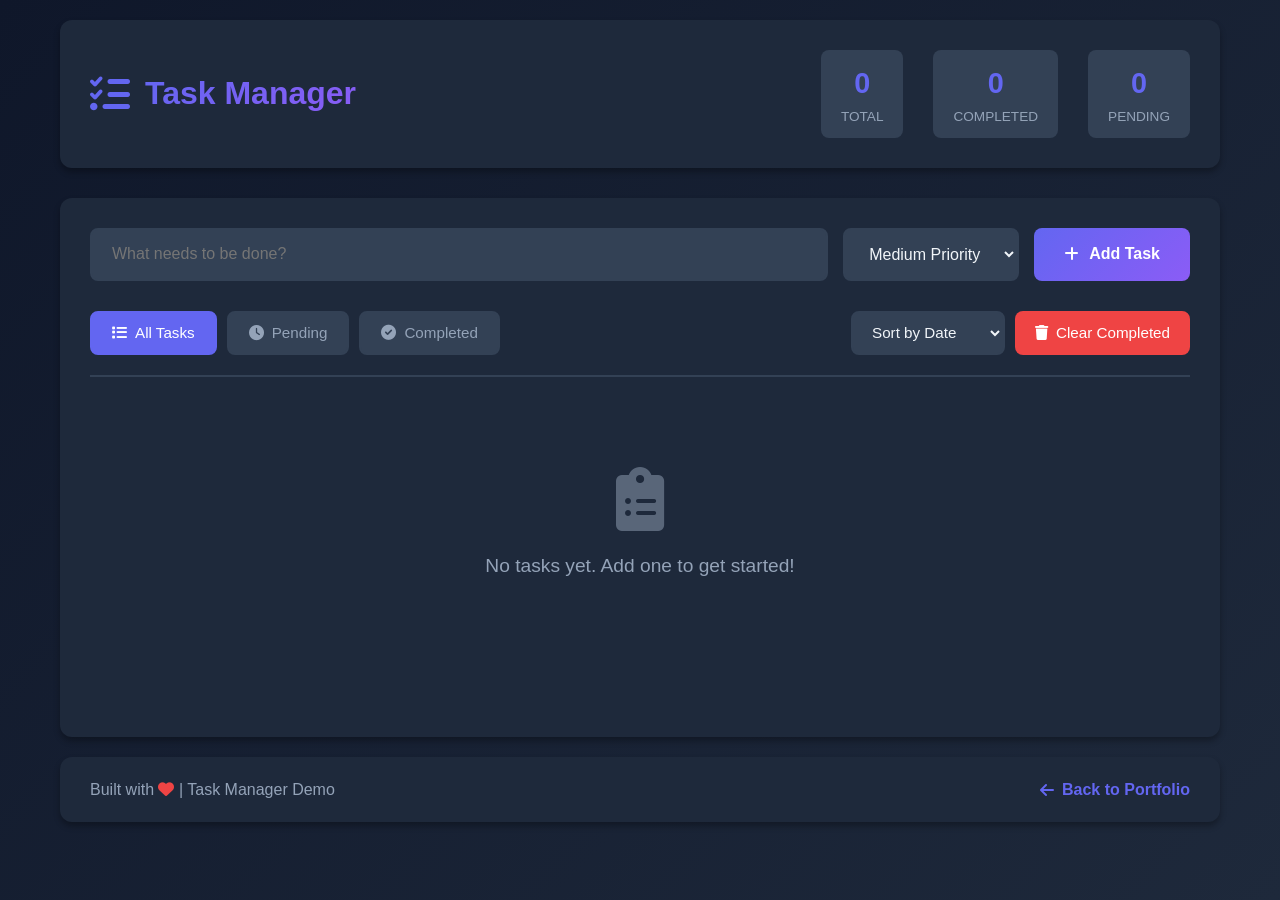
<file: task-manager.html>
<!DOCTYPE html>
<html lang="en">
<head>
    <meta charset="UTF-8">
    <meta name="viewport" content="width=device-width, initial-scale=1.0, maximum-scale=5.0, user-scalable=yes">
    <meta name="apple-mobile-web-app-capable" content="yes">
    <meta name="apple-mobile-web-app-status-bar-style" content="black-translucent">
    <meta name="format-detection" content="telephone=no">
    <title>Task Manager - Live Demo</title>
    <link rel="stylesheet" href="https://cdnjs.cloudflare.com/ajax/libs/font-awesome/6.0.0/css/all.min.css">
    <link rel="stylesheet" href="task-manager.css">
</head>
<body>
    <div class="container">
        <!-- Header -->
        <header class="app-header">
            <div class="header-content">
                <div class="logo">
                    <i class="fas fa-tasks"></i>
                    <h1>Task Manager</h1>
                </div>
                <div class="header-stats">
                    <div class="stat-item">
                        <span class="stat-value" id="totalTasks">0</span>
                        <span class="stat-label">Total</span>
                    </div>
                    <div class="stat-item">
                        <span class="stat-value" id="completedTasks">0</span>
                        <span class="stat-label">Completed</span>
                    </div>
                    <div class="stat-item">
                        <span class="stat-value" id="pendingTasks">0</span>
                        <span class="stat-label">Pending</span>
                    </div>
                </div>
            </div>
        </header>

        <!-- Main Content -->
        <main class="main-content">
            <!-- Task Input Section -->
            <section class="task-input-section">
                <div class="input-container">
                    <input 
                        type="text" 
                        id="taskInput" 
                        placeholder="What needs to be done?" 
                        class="task-input"
                    >
                    <select id="taskPriority" class="priority-select">
                        <option value="low">Low Priority</option>
                        <option value="medium" selected>Medium Priority</option>
                        <option value="high">High Priority</option>
                    </select>
                    <button id="addTaskBtn" class="add-btn">
                        <i class="fas fa-plus"></i> Add Task
                    </button>
                </div>
            </section>

            <!-- Filter Section -->
            <section class="filter-section">
                <div class="filter-buttons">
                    <button class="filter-btn active" data-filter="all">
                        <i class="fas fa-list"></i> All Tasks
                    </button>
                    <button class="filter-btn" data-filter="pending">
                        <i class="fas fa-clock"></i> Pending
                    </button>
                    <button class="filter-btn" data-filter="completed">
                        <i class="fas fa-check-circle"></i> Completed
                    </button>
                </div>
                <div class="sort-controls">
                    <select id="sortBy" class="sort-select">
                        <option value="date">Sort by Date</option>
                        <option value="priority">Sort by Priority</option>
                        <option value="name">Sort by Name</option>
                    </select>
                    <button id="clearCompleted" class="clear-btn">
                        <i class="fas fa-trash"></i> Clear Completed
                    </button>
                </div>
            </section>

            <!-- Tasks List -->
            <section class="tasks-section">
                <div id="tasksList" class="tasks-list">
                    <!-- Tasks will be dynamically added here -->
                </div>
                <div id="emptyState" class="empty-state">
                    <i class="fas fa-clipboard-list"></i>
                    <p>No tasks yet. Add one to get started!</p>
                </div>
            </section>
        </main>

        <!-- Footer -->
        <footer class="app-footer">
            <p>Built with <i class="fas fa-heart"></i> | Task Manager Demo</p>
            <a href="index.html" class="back-link">
                <i class="fas fa-arrow-left"></i> Back to Portfolio
            </a>
        </footer>
    </div>

    <!-- Task Edit Modal -->
    <div id="editModal" class="modal">
        <div class="modal-content">
            <div class="modal-header">
                <h2>Edit Task</h2>
                <button class="close-modal" id="closeModal">
                    <i class="fas fa-times"></i>
                </button>
            </div>
            <div class="modal-body">
                <input type="text" id="editTaskInput" class="task-input" placeholder="Task description">
                <select id="editTaskPriority" class="priority-select">
                    <option value="low">Low Priority</option>
                    <option value="medium">Medium Priority</option>
                    <option value="high">High Priority</option>
                </select>
            </div>
            <div class="modal-footer">
                <button id="cancelEdit" class="cancel-btn">Cancel</button>
                <button id="saveEdit" class="save-btn">Save Changes</button>
            </div>
        </div>
    </div>

    <script src="task-manager.js"></script>
</body>
</html>
</file>
<file: calculator.css>
/* =================================================
   THIS IS WHERE GLOBAL STYLES & RESET ARE LOCATED
   ================================================= */

* {
    margin: 0;
    padding: 0;
    box-sizing: border-box;
}

html {
    -webkit-text-size-adjust: 100%;
    -ms-text-size-adjust: 100%;
    text-size-adjust: 100%;
}

:root {
    --primary-color: #6366f1;
    --primary-dark: #4f46e5;
    --secondary-color: #8b5cf6;
    --success-color: #10b981;
    --danger-color: #ef4444;
    --warning-color: #f59e0b;
    --bg-primary: #0f172a;
    --bg-secondary: #1e293b;
    --bg-tertiary: #334155;
    --text-primary: #f1f5f9;
    --text-secondary: #94a3b8;
    --border-color: #334155;
    --shadow: 0 4px 6px rgba(0, 0, 0, 0.3);
    --shadow-lg: 0 10px 25px rgba(0, 0, 0, 0.4);
    --btn-number: #334155;
    --btn-operator: #6366f1;
    --btn-equals: #10b981;
    --btn-function: #475569;
}

body {
    font-family: -apple-system, BlinkMacSystemFont, 'Segoe UI', Roboto, 'Helvetica Neue', Arial, sans-serif;
    background: linear-gradient(135deg, #0f172a 0%, #1e293b 100%);
    color: var(--text-primary);
    min-height: 100vh;
    line-height: 1.6;
    transition: all 0.3s ease;
    -webkit-font-smoothing: antialiased;
    -moz-osx-font-smoothing: grayscale;
    overflow-x: hidden;
    padding-bottom: env(safe-area-inset-bottom);
    touch-action: manipulation;
}

body.light-theme {
    --bg-primary: #f8fafc;
    --bg-secondary: #ffffff;
    --bg-tertiary: #e2e8f0;
    --text-primary: #1e293b;
    --text-secondary: #64748b;
    --border-color: #cbd5e1;
    --btn-number: #e2e8f0;
    --btn-operator: #6366f1;
    --btn-equals: #10b981;
    --btn-function: #cbd5e1;
    background: linear-gradient(135deg, #f8fafc 0%, #e2e8f0 100%);
}

.container {
    max-width: 1400px;
    margin: 0 auto;
    padding: 20px;
}

/* ==============================================
   THIS IS THE HEADER AREA
   ============================================== */

.app-header {
    background: var(--bg-secondary);
    border-radius: 12px;
    padding: 25px 30px;
    margin-bottom: 30px;
    box-shadow: var(--shadow);
}

.header-content {
    display: flex;
    justify-content: space-between;
    align-items: center;
}

.logo {
    display: flex;
    align-items: center;
    gap: 15px;
}

.logo i {
    font-size: 2rem;
    background: linear-gradient(135deg, var(--primary-color), var(--secondary-color));
    -webkit-background-clip: text;
    -webkit-text-fill-color: transparent;
    background-clip: text;
}

.logo h1 {
    font-size: 1.8rem;
    font-weight: 700;
    background: linear-gradient(135deg, var(--primary-color), var(--secondary-color));
    -webkit-background-clip: text;
    -webkit-text-fill-color: transparent;
    background-clip: text;
}

.theme-toggle {
    width: 45px;
    height: 45px;
    border: 2px solid var(--border-color);
    background: var(--bg-tertiary);
    border-radius: 8px;
    color: var(--text-primary);
    cursor: pointer;
    transition: all 0.3s ease;
    display: flex;
    align-items: center;
    justify-content: center;
    font-size: 1.2rem;
}

.theme-toggle:hover {
    border-color: var(--primary-color);
    color: var(--primary-color);
    transform: rotate(15deg);
}

/* =================================================
   THIS IS WHERE THE CALCULATOR CONTAINER IS LOCATED
   ================================================= */

.calculator-container {
    display: grid;
    grid-template-columns: 1fr 350px;
    gap: 30px;
    align-items: start;
}

.calculator {
    background: var(--bg-secondary);
    border-radius: 16px;
    padding: 30px;
    box-shadow: var(--shadow-lg);
    max-width: 450px;
    margin: 0 auto;
    width: 100%;
}

/* =================================================
   THIS IS WHERE THE DISPLAY IS LOCATED
   ================================================= */

.display-container {
    background: var(--bg-tertiary);
    border-radius: 12px;
    padding: 25px;
    margin-bottom: 20px;
    min-height: 120px;
    display: flex;
    flex-direction: column;
    justify-content: flex-end;
    text-align: right;
    word-wrap: break-word;
    word-break: break-all;
}

.display-previous {
    color: var(--text-secondary);
    font-size: 1.2rem;
    min-height: 30px;
    margin-bottom: 10px;
}

.display-current {
    color: var(--text-primary);
    font-size: 2.5rem;
    font-weight: 600;
    min-height: 50px;
}

/* =================================================
   THIS IS WHERE THE BUTTONS ARE LOCATED
   ================================================= */

.history-toggle {
    margin-bottom: 15px;
}

.history-btn {
    width: 100%;
    padding: 12px;
    background: var(--bg-tertiary);
    border: 2px solid var(--border-color);
    border-radius: 8px;
    color: var(--text-primary);
    font-size: 0.95rem;
    font-weight: 600;
    cursor: pointer;
    transition: all 0.3s ease;
    display: flex;
    align-items: center;
    justify-content: center;
    gap: 8px;
}

.history-btn:hover {
    border-color: var(--primary-color);
    color: var(--primary-color);
}

.buttons-grid {
    display: grid;
    grid-template-columns: repeat(4, 1fr);
    gap: 12px;
    margin-bottom: 15px;
}

.btn {
    padding: 25px;
    border: none;
    border-radius: 12px;
    font-size: 1.5rem;
    font-weight: 600;
    cursor: pointer;
    transition: all 0.2s ease;
    box-shadow: 0 2px 4px rgba(0, 0, 0, 0.2);
}

.btn:hover {
    transform: translateY(-2px);
    box-shadow: 0 4px 8px rgba(0, 0, 0, 0.3);
}

.btn:active {
    transform: translateY(0);
}

.btn-number {
    background: var(--btn-number);
    color: var(--text-primary);
}

.btn-operator {
    background: var(--btn-operator);
    color: white;
}

.btn-equals {
    background: var(--btn-equals);
    color: white;
}

.btn-function {
    background: var(--btn-function);
    color: var(--text-primary);
}

.btn-zero {
    grid-column: span 2;
}

/* =================================================
   THIS IS WHERE THE ADVANCED FUNCTIONS ARE LOCATED
   ================================================= */

.advanced-toggle {
    margin-bottom: 15px;
}

.advanced-btn {
    width: 100%;
    padding: 10px;
    background: var(--bg-tertiary);
    border: 2px solid var(--border-color);
    border-radius: 8px;
    color: var(--text-secondary);
    font-size: 0.9rem;
    cursor: pointer;
    transition: all 0.3s ease;
    display: flex;
    align-items: center;
    justify-content: center;
    gap: 8px;
}

.advanced-btn:hover {
    border-color: var(--primary-color);
    color: var(--text-primary);
}

.advanced-btn.active i {
    transform: rotate(180deg);
}

.advanced-functions {
    display: none;
    grid-template-columns: repeat(4, 1fr);
    gap: 10px;
    margin-top: 10px;
    padding: 15px;
    background: var(--bg-tertiary);
    border-radius: 12px;
}

.advanced-functions.show {
    display: grid;
}

.btn-advanced {
    padding: 15px 10px;
    background: var(--secondary-color);
    color: white;
    font-size: 1rem;
}

/* =================================================
   THIS IS WHERE THE HISTORY PANEL IS LOCATED
   ================================================= */

.history-panel {
    background: var(--bg-secondary);
    border-radius: 16px;
    padding: 25px;
    box-shadow: var(--shadow-lg);
    max-height: 600px;
    display: flex;
    flex-direction: column;
}

.history-header {
    display: flex;
    justify-content: space-between;
    align-items: center;
    margin-bottom: 20px;
    padding-bottom: 15px;
    border-bottom: 2px solid var(--border-color);
}

.history-header h3 {
    color: var(--text-primary);
    font-size: 1.2rem;
    display: flex;
    align-items: center;
    gap: 10px;
}

.history-header i {
    color: var(--primary-color);
}

.clear-history-btn {
    padding: 8px 15px;
    background: var(--danger-color);
    border: none;
    border-radius: 6px;
    color: white;
    font-size: 0.85rem;
    cursor: pointer;
    transition: all 0.3s ease;
    display: flex;
    align-items: center;
    gap: 6px;
}

.clear-history-btn:hover {
    background: #dc2626;
}

.history-list {
    flex: 1;
    overflow-y: auto;
    display: flex;
    flex-direction: column;
    gap: 10px;
}

.history-list::-webkit-scrollbar {
    width: 8px;
}

.history-list::-webkit-scrollbar-track {
    background: var(--bg-tertiary);
    border-radius: 4px;
}

.history-list::-webkit-scrollbar-thumb {
    background: var(--primary-color);
    border-radius: 4px;
}

.history-empty {
    text-align: center;
    color: var(--text-secondary);
    padding: 40px 20px;
}

.history-item {
    background: var(--bg-tertiary);
    border: 2px solid var(--border-color);
    border-radius: 8px;
    padding: 15px;
    cursor: pointer;
    transition: all 0.3s ease;
    animation: slideIn 0.3s ease;
}

@keyframes slideIn {
    from {
        opacity: 0;
        transform: translateY(-10px);
    }
    to {
        opacity: 1;
        transform: translateY(0);
    }
}

.history-item:hover {
    border-color: var(--primary-color);
    transform: translateX(5px);
}

.history-expression {
    color: var(--text-secondary);
    font-size: 0.95rem;
    margin-bottom: 5px;
}

.history-result {
    color: var(--text-primary);
    font-size: 1.3rem;
    font-weight: 600;
}

/* =================================================
   THIS IS WHERE THE FOOTER IS LOCATED
   ================================================= */

.app-footer {
    background: var(--bg-secondary);
    border-radius: 12px;
    padding: 20px 30px;
    margin-top: 30px;
    text-align: center;
    box-shadow: var(--shadow);
    display: flex;
    justify-content: space-between;
    align-items: center;
    flex-wrap: wrap;
    gap: 15px;
}

.app-footer p {
    color: var(--text-secondary);
}

.app-footer i.fa-heart {
    color: var(--danger-color);
}

.back-link {
    color: var(--primary-color);
    text-decoration: none;
    font-weight: 600;
    transition: all 0.3s ease;
    display: flex;
    align-items: center;
    gap: 8px;
}

.back-link:hover {
    color: var(--secondary-color);
    transform: translateX(-5px);
}

/* =================================================
   THIS IS WHERE RESPONSIVE DESIGN IS LOCATED
   ================================================= */

/* iOS Safari specific fixes */
@supports (-webkit-touch-callout: none) {
    .container {
        padding-bottom: env(safe-area-inset-bottom);
    }
}

@media (max-width: 1024px) {
    .calculator-container {
        grid-template-columns: 1fr;
    }

    .history-panel {
        max-height: 400px;
    }
}

@media (max-width: 768px) {
    .container {
        padding: 15px;
    }
    
    .calculator {
        padding: 20px;
    }

    .display-current {
        font-size: 2rem;
    }

    .btn {
        padding: 20px;
        font-size: 1.3rem;
        min-height: 44px;
        min-width: 44px;
        -webkit-tap-highlight-color: transparent;
    }

    .advanced-functions {
        grid-template-columns: repeat(3, 1fr);
    }

    .app-footer {
        flex-direction: column;
        text-align: center;
    }
}

@media (max-width: 480px) {
    .container {
        padding: 10px;
    }
    
    .buttons-grid {
        gap: 8px;
    }

    .btn {
        padding: 18px 10px;
        font-size: 1.2rem;
    }

    .advanced-functions {
        grid-template-columns: repeat(3, 1fr);
        gap: 8px;
    }

    .btn-advanced {
        padding: 12px 8px;
        font-size: 0.9rem;
    }
    
    .app-header {
        padding: 15px;
    }
}

/* Extra small devices */
@media (max-width: 360px) {
    .btn {
        padding: 16px 8px;
        font-size: 1.1rem;
    }
    
    .display-current {
        font-size: 1.75rem;
    }
}

/* Landscape orientation for phones */
@media (max-height: 500px) and (orientation: landscape) {
    .calculator {
        padding: 15px;
    }
    
    .display {
        padding: 15px;
    }
    
    .btn {
        padding: 12px;
        font-size: 1.1rem;
    }
}

/* Touch-friendly improvements */
button, input, select {
    min-height: 44px;
}

input, textarea {
    font-size: 16px; /* Prevents zoom on iOS */
}
</file>
<file: styles.css>
/* This is the Reset and Base Styles section */
* {
    margin: 0;
    padding: 0;
    box-sizing: border-box;
}

html {
    scroll-behavior: smooth;
    -webkit-text-size-adjust: 100%;
    -ms-text-size-adjust: 100%;
    text-size-adjust: 100%;
}

body {
    font-family: -apple-system, BlinkMacSystemFont, 'Segoe UI', Roboto, 'Helvetica Neue', Arial, sans-serif;
    line-height: 1.6;
    color: #333;
    overflow-x: hidden;
    -webkit-font-smoothing: antialiased;
    -moz-osx-font-smoothing: grayscale;
    min-height: 100vh;
    position: relative;
}

.container {
    max-width: 1200px;
    margin: 0 auto;
    padding: 0 20px;
    width: 100%;
}

/* This is the typography */
h1, h2, h3, h4, h5, h6 {
    font-weight: 600;
    line-height: 1.2;
}

h1 {
    font-size: 3rem;
    margin-bottom: 1rem;
}

h2 {
    font-size: 2.5rem;
    margin-bottom: 1rem;
}

h3 {
    font-size: 1.5rem;
    margin-bottom: 0.5rem;
}

p {
    margin-bottom: 1rem;
    color: #666;
}

/* This is the buttons section */
.btn {
    display: inline-block;
    padding: 12px 24px;
    min-height: 44px;
    min-width: 44px;
    border: none;
    border-radius: 8px;
    text-decoration: none;
    font-weight: 600;
    text-align: center;
    transition: all 0.3s ease;
    cursor: pointer;
    font-size: 1rem;
    touch-action: manipulation;
    -webkit-tap-highlight-color: transparent;
}

.btn-primary {
    background: linear-gradient(135deg, #2d5a27 0%, #4a7c59 100%);
    color: white;
}

.btn-primary:hover {
    transform: translateY(-2px);
    box-shadow: 0 10px 25px rgba(45, 90, 39, 0.3);
}

.btn-secondary {
    background: transparent;
    color: #2d5a27;
    border: 2px solid #2d5a27;
}

.btn-secondary:hover {
    background: #2d5a27;
    color: white;
    transform: translateY(-2px);
}

/* This is the navigation area */
.navbar {
    position: fixed;
    top: 0;
    left: 0;
    right: 0;
    background: rgba(255, 255, 255, 0.95);
    backdrop-filter: blur(10px);
    -webkit-backdrop-filter: blur(10px);
    z-index: 1000;
    padding: 1rem 0;
    transition: all 0.3s ease;
    padding-top: max(1rem, env(safe-area-inset-top));
}

.navbar.scrolled {
    background: rgba(255, 255, 255, 0.98);
    box-shadow: 0 2px 20px rgba(0, 0, 0, 0.1);
}

.nav-container {
    max-width: 1200px;
    margin: 0 auto;
    padding: 0 20px;
    display: flex;
    justify-content: flex-start;
    align-items: center;
    gap: 2rem;
}

.nav-menu {
    display: flex;
    gap: 2rem;
    align-items: center;
    margin-left: auto;
}

.theme-toggle {
    background: none;
    border: 2px solid #2d5a27;
    color: #2d5a27;
    width: 40px;
    height: 40px;
    border-radius: 50%;
    cursor: pointer;
    display: flex;
    align-items: center;
    justify-content: center;
    transition: all 0.3s ease;
    margin: 0;
    position: relative;
    overflow: hidden;
    flex-shrink: 0;
}

.theme-toggle:hover {
    background: #2d5a27;
    color: white;
    transform: scale(1.1);
}

.theme-toggle:active {
    transform: scale(0.95);
}

.theme-toggle i {
    transition: all 0.3s ease;
}

.nav-link {
    text-decoration: none;
    color: #333;
    font-weight: 500;
    transition: color 0.3s ease;
    position: relative;
}

.nav-link:hover {
    color: #2d5a27;
}

.nav-link::after {
    content: '';
    position: absolute;
    bottom: -5px;
    left: 0;
    width: 0;
    height: 2px;
    background: #2d5a27;
    transition: width 0.3s ease;
}

.nav-link:hover::after {
    width: 100%;
}

.hamburger {
    display: none;
    flex-direction: column;
    cursor: pointer;
}

.bar {
    width: 25px;
    height: 3px;
    background: #333;
    margin: 3px 0;
    transition: 0.3s;
}

/* This is the hero section */
.hero {
    min-height: 100vh;
    display: flex;
    align-items: center;
    padding: 120px 20px 80px;
    background: linear-gradient(135deg, #f8f9fa 0%, #e9ecef 100%);
    position: relative;
    overflow: hidden;
}

.hero::before {
    content: '';
    position: absolute;
    top: 0;
    left: 0;
    right: 0;
    bottom: 0;
    background: url('data:image/svg+xml,<svg xmlns="http://www.w3.org/2000/svg" viewBox="0 0 100 100"><defs><pattern id="grain" width="100" height="100" patternUnits="userSpaceOnUse"><circle cx="50" cy="50" r="0.5" fill="%23000" opacity="0.1"/></pattern></defs><rect width="100" height="100" fill="url(%23grain)"/></svg>');
    opacity: 0.1;
}

.hero-content {
    flex: 1;
    max-width: 600px;
    position: relative;
    z-index: 2;
}

.hero-subtitle {
    font-size: 1.3rem;
    color: #2d5a27;
    margin-bottom: 1rem;
    font-weight: 500;
}

.hero-description {
    font-size: 1.1rem;
    margin-bottom: 2rem;
    line-height: 1.8;
}

.highlight {
    background: linear-gradient(135deg, #2d5a27 0%, #4a7c59 100%);
    background-clip: text;
    -webkit-background-clip: text;
    -webkit-text-fill-color: transparent;
}

.hero-buttons {
    display: flex;
    gap: 1rem;
    flex-wrap: wrap;
}

.hero-image {
    flex: 1;
    display: flex;
    justify-content: center;
    align-items: center;
    position: relative;
    z-index: 2;
}

.profile-photo {
    width: 300px;
    height: 300px;
    border-radius: 50%;
    overflow: hidden;
    box-shadow: 0 20px 50px rgba(45, 90, 39, 0.3);
    border: 4px solid #2d5a27;
}

.profile-photo img {
    width: 100%;
    height: 100%;
    object-fit: cover;
    object-position: center;
}

@keyframes float {
    0%, 100% { transform: translateY(0px); }
    50% { transform: translateY(-20px); }
}

/* This is the section for styles */
section {
    padding: 80px 0;
}

.section-title {
    text-align: center;
    margin-bottom: 4rem;
    position: relative;
}

.section-title::after {
    content: '';
    position: absolute;
    bottom: -10px;
    left: 50%;
    transform: translateX(-50%);
    width: 80px;
    height: 4px;
    background: linear-gradient(135deg, #2d5a27 0%, #4a7c59 100%);
    border-radius: 2px;
}

/* This is where we style the about section */
.about {
    background: #f8f9fa;
}

.about-content {
    display: grid;
    grid-template-columns: 2fr 1fr;
    gap: 4rem;
    align-items: center;
}

.about-text {
    font-size: 1.1rem;
    line-height: 1.8;
}

.about-stats {
    display: grid;
    grid-template-columns: repeat(3, 1fr);
    gap: 2rem;
    margin-top: 2rem;
}

.stat {
    text-align: center;
    padding: 1.5rem;
    background: white;
    border-radius: 12px;
    box-shadow: 0 5px 15px rgba(0, 0, 0, 0.1);
    transition: transform 0.3s ease;
}

.stat:hover {
    transform: translateY(-5px);
}

.stat h3 {
    font-size: 2rem;
    color: #2d5a27;
    margin-bottom: 0.5rem;
}

.stat p {
    color: #666;
    margin: 0;
    font-weight: 500;
}

.about-image {
    display: flex;
    justify-content: center;
}

.about-photo {
    width: 250px;
    height: 250px;
    border-radius: 20px;
    overflow: hidden;
    box-shadow: 0 15px 35px rgba(45, 90, 39, 0.3);
    border: 3px solid #2d5a27;
}

.about-photo img {
    width: 100%;
    height: 100%;
    object-fit: cover;
    object-position: center;
}

/* This is where we style the skills section */
.skills-grid {
    display: grid;
    grid-template-columns: repeat(auto-fit, minmax(300px, 1fr));
    gap: 2rem;
}

.skill-card {
    background: white;
    padding: 2rem;
    border-radius: 12px;
    text-align: center;
    box-shadow: 0 5px 15px rgba(0, 0, 0, 0.1);
    transition: all 0.3s ease;
    border: 1px solid #f0f0f0;
    position: relative;
    transform: translateY(0);
}

.skill-card:hover {
    transform: translateY(-10px);
    box-shadow: 0 15px 35px rgba(0, 0, 0, 0.15);
}

.skill-icon {
    font-size: 3rem;
    color: #2d5a27;
    margin-bottom: 1rem;
}

.skill-card h3 {
    color: #333;
    margin-bottom: 1rem;
}

.skill-card p {
    color: #666;
    line-height: 1.6;
    margin-bottom: 1.5rem;
}

.skill-progress {
    position: relative;
    background: #f0f0f0;
    height: 8px;
    border-radius: 4px;
    overflow: hidden;
    margin-top: 1rem;
}

.progress-fill {
    background: linear-gradient(135deg, #2d5a27 0%, #4a7c59 100%);
    height: 100%;
    width: 0%;
    border-radius: 4px;
    transition: width 2s ease-in-out;
}

.progress-text {
    position: absolute;
    top: -25px;
    right: 0;
    font-size: 0.8rem;
    font-weight: 600;
    color: #2d5a27;
}

/* This is where we style the projects section */
.projects {
    background: #f8f9fa;
}

.projects-grid {
    display: grid;
    grid-template-columns: repeat(auto-fit, minmax(350px, 1fr));
    gap: 2rem;
}

.project-card {
    background: white;
    border-radius: 12px;
    overflow: hidden;
    box-shadow: 0 5px 15px rgba(0, 0, 0, 0.1);
    transition: all 0.3s ease;
}

.project-card:hover {
    transform: translateY(-10px);
    box-shadow: 0 15px 35px rgba(0, 0, 0, 0.15);
}

/* Projects Section */
.projects {
    background: #fff;
}

/* This is the github Activity Section */
.github-activity {
    background: #0a0f1e;
    padding: 80px 0;
}

.github-subtitle {
    text-align: center;
    font-size: 1.1rem;
    color: #8892b0;
    margin-bottom: 3rem;
}

.github-stats {
    display: grid;
    grid-template-columns: repeat(auto-fit, minmax(200px, 1fr));
    gap: 2rem;
    margin-bottom: 4rem;
}

.github-stat-card {
    background: #112240;
    padding: 2rem;
    border-radius: 12px;
    box-shadow: 0 5px 15px rgba(0, 0, 0, 0.3);
    display: flex;
    align-items: center;
    gap: 1.5rem;
    transition: all 0.3s ease;
    border: 1px solid #1d3557;
}

.github-stat-card:hover {
    transform: translateY(-5px);
    box-shadow: 0 10px 25px rgba(45, 90, 39, 0.3);
    border-color: #2d5a27;
}

.github-stat-card .stat-icon {
    font-size: 2.5rem;
    color: #2d5a27;
    flex-shrink: 0;
}

.github-stat-card .stat-info h3 {
    font-size: 2rem;
    color: #64ffda;
    margin: 0;
    font-weight: 700;
}

.github-stat-card .stat-info p {
    margin: 0;
    color: #8892b0;
    font-size: 0.9rem;
}

.github-content {
    display: grid;
    grid-template-columns: 1fr 1fr;
    gap: 2rem;
    margin-bottom: 3rem;
}

.github-repos,
.github-events {
    background: #112240;
    padding: 2rem;
    border-radius: 12px;
    box-shadow: 0 5px 15px rgba(0, 0, 0, 0.3);
    border: 1px solid #1d3557;
}

.github-repos h3,
.github-events h3 {
    color: #ccd6f6;
    margin-bottom: 1.5rem;
    display: flex;
    align-items: center;
    gap: 0.5rem;
}

.repos-list,
.activity-feed {
    max-height: 500px;
    overflow-y: auto;
    padding-right: 0.5rem;
}

.repos-list::-webkit-scrollbar,
.activity-feed::-webkit-scrollbar {
    width: 8px;
}

.repos-list::-webkit-scrollbar-track,
.activity-feed::-webkit-scrollbar-track {
    background: #0a192f;
    border-radius: 4px;
}

.repos-list::-webkit-scrollbar-thumb,
.activity-feed::-webkit-scrollbar-thumb {
    background: #2d5a27;
    border-radius: 4px;
}

.repos-list::-webkit-scrollbar-thumb:hover,
.activity-feed::-webkit-scrollbar-thumb:hover {
    background: #3d7a37;
}

.repo-item {
    padding: 1.5rem;
    border: 1px solid #1d3557;
    border-radius: 8px;
    margin-bottom: 1rem;
    transition: all 0.3s ease;
    background: #0a192f;
}

.repo-item:hover {
    border-color: #2d5a27;
    box-shadow: 0 4px 12px rgba(45, 90, 39, 0.2);
    transform: translateX(5px);
}

.repo-header {
    display: flex;
    align-items: center;
    gap: 0.5rem;
    margin-bottom: 0.5rem;
}

.repo-header i {
    color: #2d5a27;
}

.repo-name {
    font-weight: 600;
    color: #64ffda;
    font-size: 1.1rem;
    text-decoration: none;
}

.repo-name:hover {
    text-decoration: underline;
    color: #2d5a27;
}

.repo-description {
    color: #8892b0;
    font-size: 0.9rem;
    margin-bottom: 0.75rem;
}

.repo-meta {
    display: flex;
    gap: 1.5rem;
    font-size: 0.85rem;
    color: #8892b0;
}

.repo-meta span {
    display: flex;
    align-items: center;
    gap: 0.3rem;
}

.activity-item {
    padding: 1rem;
    border-left: 3px solid #2d5a27;
    background: #0a192f;
    border-radius: 4px;
    margin-bottom: 1rem;
    transition: all 0.3s ease;
}

.activity-item:hover {
    background: #112240;
    transform: translateX(5px);
}

.activity-type {
    font-weight: 600;
    color: #64ffda;
    margin-bottom: 0.3rem;
    display: flex;
    align-items: center;
    gap: 0.5rem;
}

.activity-type i {
    color: #2d5a27;
}

.activity-description {
    color: #8892b0;
    font-size: 0.9rem;
    margin-bottom: 0.3rem;
}

.activity-time {
    color: #4a5568;
    font-size: 0.8rem;
}

.loading-spinner {
    text-align: center;
    padding: 3rem;
    color: #8892b0;
}

.loading-spinner i {
    font-size: 2rem;
    margin-bottom: 1rem;
}

.github-link-section {
    text-align: center;
}

.repos-list::-webkit-scrollbar,
.activity-feed::-webkit-scrollbar {
    width: 6px;
}

.repos-list::-webkit-scrollbar-track,
.activity-feed::-webkit-scrollbar-track {
    background: #f1f1f1;
    border-radius: 4px;
}

.repos-list::-webkit-scrollbar-thumb,
.activity-feed::-webkit-scrollbar-thumb {
    background: #2d5a27;
    border-radius: 4px;
}

/* This is the projects section */
.projects {
    background: #fff;
}

.project-filters {
    display: flex;
    justify-content: center;
    gap: 1rem;
    margin-bottom: 3rem;
    flex-wrap: wrap;
}

.filter-btn {
    padding: 0.75rem 1.5rem;
    background: white;
    border: 2px solid #e0e0e0;
    border-radius: 25px;
    color: #666;
    font-weight: 600;
    cursor: pointer;
    transition: all 0.3s ease;
    font-size: 0.95rem;
}

.filter-btn:hover {
    border-color: #2d5a27;
    color: #2d5a27;
    transform: translateY(-2px);
}

.filter-btn.active {
    background: linear-gradient(135deg, #2d5a27 0%, #4a7c59 100%);
    color: white;
    border-color: #2d5a27;
}

.projects-grid {
    display: grid;
    grid-template-columns: repeat(auto-fit, minmax(350px, 1fr));
    gap: 2rem;
}

.project-card {
    background: white;
    border-radius: 12px;
    overflow: hidden;
    box-shadow: 0 5px 15px rgba(0, 0, 0, 0.1);
    transition: all 0.4s ease;
    opacity: 1;
    transform: scale(1);
}

.project-card.hidden {
    opacity: 0;
    transform: scale(0.8);
    height: 0;
    margin: 0;
    padding: 0;
    overflow: hidden;
}

.project-card:hover {
    transform: translateY(-10px) scale(1.02);
    box-shadow: 0 15px 35px rgba(0, 0, 0, 0.2);
}

.project-image {
    height: 250px;
    position: relative;
    overflow: hidden;
}

.project-image img {
    width: 100%;
    height: 100%;
    object-fit: cover;
    transition: transform 0.4s ease;
}

.project-card:hover .project-image img {
    transform: scale(1.1);
}

.project-overlay {
    position: absolute;
    top: 0;
    left: 0;
    right: 0;
    bottom: 0;
    background: rgba(45, 90, 39, 0.95);
    display: flex;
    align-items: center;
    justify-content: center;
    opacity: 0;
    transition: opacity 0.4s ease;
}

.project-card:hover .project-overlay {
    opacity: 1;
}

.project-links-overlay {
    display: flex;
    gap: 1rem;
    flex-direction: column;
}

.project-btn {
    padding: 0.75rem 1.5rem;
    background: white;
    color: #2d5a27;
    text-decoration: none;
    border-radius: 8px;
    font-weight: 600;
    transition: all 0.3s ease;
    display: inline-flex;
    align-items: center;
    justify-content: center;
    gap: 0.5rem;
}

.project-btn:hover {
    background: #2d5a27;
    color: white;
    transform: translateY(-2px);
}

.project-image {
    height: 200px;
    background: linear-gradient(135deg, #2d5a27 0%, #4a7c59 100%);
    display: flex;
    align-items: center;
    justify-content: center;
}

.project-placeholder {
    font-size: 4rem;
    color: white;
}

.project-content {
    padding: 1.5rem;
}

.project-content h3 {
    color: #333;
    margin-bottom: 1rem;
}

.project-content p {
    color: #666;
    margin-bottom: 1.5rem;
    line-height: 1.6;
}

.project-tech {
    display: flex;
    flex-wrap: wrap;
    gap: 0.5rem;
    margin-bottom: 1.5rem;
}

.tech-tag {
    background: #f0f0f0;
    color: #2d5a27;
    padding: 0.3rem 0.8rem;
    border-radius: 20px;
    font-size: 0.8rem;
    font-weight: 500;
}

.project-links {
    display: flex;
    gap: 1rem;
}

.project-link {
    color: #2d5a27;
    text-decoration: none;
    font-weight: 500;
    transition: color 0.3s ease;
}

.project-link:hover {
    color: #4a7c59;
}

.project-link i {
    margin-right: 0.5rem;
}

/* This is where we style the education section */
.education {
    padding: 80px 0;
    background: #f8f9fa;
}

.education-grid {
    display: grid;
    grid-template-columns: repeat(auto-fit, minmax(300px, 1fr));
    gap: 2rem;
    margin-top: 3rem;
}

.education-card {
    background: white;
    padding: 2.5rem;
    border-radius: 12px;
    text-align: center;
    box-shadow: 0 5px 15px rgba(0, 0, 0, 0.1);
    transition: all 0.3s ease;
    border: 1px solid #f0f0f0;
    position: relative;
    transform: translateY(0);
}

.education-card:hover {
    transform: translateY(-10px);
    box-shadow: 0 15px 35px rgba(0, 0, 0, 0.15);
}

.education-icon {
    font-size: 3.5rem;
    color: #2d5a27;
    margin-bottom: 1.5rem;
}

.education-card h3 {
    color: #333;
    margin-bottom: 0.5rem;
    font-size: 1.5rem;
}

.education-card .institution {
    color: #2d5a27;
    font-weight: 600;
    font-size: 1.1rem;
    margin-bottom: 1rem;
}

.education-card .description {
    color: #666;
    line-height: 1.8;
    margin-bottom: 1.5rem;
}

.cert-button {
    display: inline-flex;
    align-items: center;
    gap: 0.5rem;
    background: linear-gradient(135deg, #2d5a27 0%, #4a7c59 100%);
    color: white;
    padding: 0.75rem 1.5rem;
    border-radius: 8px;
    text-decoration: none;
    font-weight: 600;
    font-size: 1rem;
    transition: all 0.3s ease;
    margin-bottom: 1.5rem;
    box-shadow: 0 4px 6px rgba(45, 90, 39, 0.2);
}

.cert-button:hover {
    background: linear-gradient(135deg, #4a7c59 0%, #2d5a27 100%);
    transform: translateY(-2px);
    box-shadow: 0 6px 12px rgba(45, 90, 39, 0.3);
}

.cert-button i {
    font-size: 1.2rem;
}

.education-badge {
    display: inline-flex;
    align-items: center;
    gap: 0.5rem;
    background: linear-gradient(135deg, #2d5a27 0%, #4a7c59 100%);
    color: white;
    padding: 0.5rem 1rem;
    border-radius: 20px;
    font-size: 0.9rem;
    font-weight: 600;
}

.education-badge i {
    font-size: 1rem;
}

/* This is where we style the contact section */
.contact-content {
    display: grid;
    grid-template-columns: 1fr 1fr;
    gap: 4rem;
}

.contact-info h3 {
    color: #333;
    margin-bottom: 1rem;
    font-size: 1.8rem;
}

.contact-info p {
    font-size: 1.1rem;
    line-height: 1.8;
    margin-bottom: 2rem;
}

.contact-details {
    margin-bottom: 2rem;
}

.contact-item {
    display: flex;
    align-items: center;
    margin-bottom: 1rem;
    font-size: 1.1rem;
    position: relative;
}

.contact-item i {
    color: #2d5a27;
    margin-right: 1rem;
    width: 20px;
}

.copy-btn {
    background: none;
    border: none;
    color: #2d5a27;
    cursor: pointer;
    padding: 0.5rem;
    margin-left: auto;
    border-radius: 4px;
    transition: all 0.3s ease;
    opacity: 0.7;
}

.copy-btn:hover {
    background: #f0f0f0;
    opacity: 1;
    transform: scale(1.1);
}

.social-links {
    display: flex;
    gap: 1rem;
}

.social-link {
    width: 50px;
    height: 50px;
    border-radius: 50%;
    background: #f0f0f0;
    display: flex;
    align-items: center;
    justify-content: center;
    color: #2d5a27;
    font-size: 1.2rem;
    text-decoration: none;
    transition: all 0.3s ease;
}

.social-link:hover {
    background: #2d5a27;
    color: white;
    transform: translateY(-3px);
}

/* This is where we style the contact form */
.contact-form {
    background: white;
    padding: 2rem;
    border-radius: 12px;
    box-shadow: 0 5px 15px rgba(0, 0, 0, 0.1);
}

.form-group {
    margin-bottom: 1.5rem;
}

.form-group input,
.form-group textarea {
    width: 100%;
    padding: 1rem;
    border: 2px solid #f0f0f0;
    border-radius: 8px;
    font-size: 1rem;
    transition: border-color 0.3s ease;
    font-family: inherit;
}

.form-group input:focus,
.form-group textarea:focus {
    outline: none;
    border-color: #2d5a27;
}

.form-group textarea {
    resize: vertical;
    min-height: 120px;
}

/* This is where we style the footer */
.footer {
    background: #333;
    color: white;
    text-align: center;
    padding: 2rem 0;
}

.footer p {
    margin: 0;
    color: #ccc;
}

/* This is where we style the scroll to top button */
.scroll-to-top {
    position: fixed;
    bottom: 30px;
    right: 30px;
    width: 50px;
    height: 50px;
    background: linear-gradient(135deg, #2d5a27 0%, #4a7c59 100%);
    color: white;
    border: none;
    border-radius: 50%;
    cursor: pointer;
    display: flex;
    align-items: center;
    justify-content: center;
    font-size: 1.2rem;
    box-shadow: 0 4px 12px rgba(45, 90, 39, 0.3);
    transition: all 0.3s ease;
    opacity: 0;
    visibility: hidden;
    transform: translateY(20px);
    z-index: 1000;
}

.scroll-to-top.visible {
    opacity: 1;
    visibility: visible;
    transform: translateY(0);
}

.scroll-to-top:hover {
    transform: translateY(-3px);
    box-shadow: 0 6px 16px rgba(45, 90, 39, 0.4);
}

/* This is where we style the weather widget in navigation */
.weather-widget-nav {
    display: flex;
    align-items: center;
    background: rgba(45, 90, 39, 0.1);
    border: 1px solid rgba(45, 90, 39, 0.2);
    border-radius: 20px;
    padding: 6px 12px;
    margin: 0 1rem;
    transition: all 0.3s ease;
    cursor: pointer;
    min-width: 70px;
}

.weather-widget-nav:hover {
    background: rgba(45, 90, 39, 0.15);
    transform: translateY(-1px);
}

.weather-content-nav {
    display: flex;
    align-items: center;
    gap: 8px;
}

.weather-icon-nav {
    color: #2d5a27;
    font-size: 1rem;
}

.weather-temp-nav {
    font-size: 0.9rem;
    font-weight: 600;
    color: #2d5a27;
    line-height: 1;
    min-width: 35px;
}

/* This is where we style the weather condition in nav */
.weather-widget-nav.weather-clear {
    background: rgba(255, 193, 7, 0.1);
    border-color: rgba(255, 193, 7, 0.3);
}

.weather-widget-nav.weather-rain {
    background: rgba(54, 162, 235, 0.1);
    border-color: rgba(54, 162, 235, 0.3);
}

.weather-widget-nav.weather-snow {
    background: rgba(173, 216, 230, 0.2);
    border-color: rgba(173, 216, 230, 0.4);
}

.weather-widget-nav.weather-clouds {
    background: rgba(108, 117, 125, 0.1);
    border-color: rgba(108, 117, 125, 0.3);
}

/* this is the Dark mode section for nav weather widget */
[data-theme="dark"] .weather-widget-nav {
    background: rgba(74, 124, 89, 0.2);
    border-color: rgba(74, 124, 89, 0.3);
}

[data-theme="dark"] .weather-widget-nav:hover {
    background: rgba(74, 124, 89, 0.3);
}

[data-theme="dark"] .weather-temp-nav,
[data-theme="dark"] .weather-icon-nav {
    color: #4a7c59;
}

/* This is where the now playing widget in navigation is located */
.now-playing-widget {
    display: flex;
    align-items: center;
    background: rgba(138, 43, 226, 0.1);
    border: 1px solid rgba(138, 43, 226, 0.2);
    border-radius: 20px;
    padding: 6px 12px;
    margin: 0 0.5rem;
    transition: all 0.3s ease;
    cursor: pointer;
    max-width: 200px;
    overflow: hidden;
}

.now-playing-widget:hover {
    background: rgba(138, 43, 226, 0.15);
    transform: translateY(-1px);
}

.now-playing-widget.active {
    background: rgba(138, 43, 226, 0.2);
    border-color: rgba(138, 43, 226, 0.4);
}

.now-playing-content {
    display: flex;
    align-items: center;
    gap: 8px;
    width: 100%;
}

.now-playing-icon {
    color: #8a2be2;
    font-size: 1rem;
    animation: pulse 2s ease-in-out infinite;
}

@keyframes pulse {
    0%, 100% {
        transform: scale(1);
        opacity: 1;
    }
    50% {
        transform: scale(1.1);
        opacity: 0.8;
    }
}

.now-playing-info {
    flex: 1;
    min-width: 0;
}

.now-playing-text {
    font-size: 0.85rem;
    font-weight: 600;
    color: #8a2be2;
    line-height: 1.2;
    white-space: nowrap;
    overflow: hidden;
    text-overflow: ellipsis;
}

.now-playing-status {
    font-size: 0.7rem;
    color: #666;
    line-height: 1;
    white-space: nowrap;
    overflow: hidden;
    text-overflow: ellipsis;
}

/* This is where the activity states are located */
.now-playing-widget.learning .now-playing-icon {
    color: #8a2be2;
}

.now-playing-widget.coding .now-playing-icon {
    color: #2d5a27;
}

.now-playing-widget.idle .now-playing-icon {
    color: #999;
    animation: none;
}

/* This is where the dark mode for now playing widget is located */
[data-theme="dark"] .now-playing-widget {
    background: rgba(138, 43, 226, 0.15);
    border-color: rgba(138, 43, 226, 0.3);
}

[data-theme="dark"] .now-playing-widget:hover {
    background: rgba(138, 43, 226, 0.25);
}

[data-theme="dark"] .now-playing-text {
    color: #b19cd9;
}

[data-theme="dark"] .now-playing-status {
    color: #b0b0b0;
}
.weather-widget {
    display: none; /* This is where the old fixed position widget is hidden */
    position: fixed;
    top: 100px;
    right: 20px;
    background: rgba(255, 255, 255, 0.95);
    backdrop-filter: blur(10px);
    border-radius: 12px;
    box-shadow: 0 4px 20px rgba(0, 0, 0, 0.1);
    border: 1px solid rgba(45, 90, 39, 0.1);
    z-index: 999;
    transition: all 0.3s ease;
    min-width: 180px;
    overflow: hidden;
}

.weather-widget:hover {
    transform: translateY(-2px);
    box-shadow: 0 8px 25px rgba(0, 0, 0, 0.15);
}

.weather-content {
    display: flex;
    align-items: center;
    padding: 12px 16px;
    gap: 12px;
}

.weather-icon {
    color: #2d5a27;
    font-size: 1.4rem;
    min-width: 24px;
}

.weather-info {
    flex: 1;
    min-width: 0;
}

.weather-temp {
    font-size: 1.1rem;
    font-weight: 600;
    color: #333;
    line-height: 1.2;
}

.weather-location {
    font-size: 0.75rem;
    color: #666;
    line-height: 1.2;
}

.weather-toggle {
    color: #2d5a27;
    cursor: pointer;
    padding: 4px;
    border-radius: 4px;
    transition: all 0.3s ease;
    font-size: 0.8rem;
}

.weather-toggle:hover {
    background: rgba(45, 90, 39, 0.1);
}

.weather-details {
    padding: 12px 16px;
    border-top: 1px solid rgba(45, 90, 39, 0.1);
    background: rgba(45, 90, 39, 0.02);
}

.weather-detail {
    display: flex;
    align-items: center;
    gap: 8px;
    margin-bottom: 6px;
    font-size: 0.8rem;
    color: #666;
}

.weather-detail:last-child {
    margin-bottom: 0;
}

.weather-detail i {
    color: #2d5a27;
    width: 14px;
    font-size: 0.75rem;
}

/* This is where we style the weather theme variations */
.weather-clear {
    background: linear-gradient(135deg, rgba(255, 223, 0, 0.1), rgba(255, 255, 255, 0.95));
}

.weather-clouds {
    background: linear-gradient(135deg, rgba(108, 117, 125, 0.1), rgba(255, 255, 255, 0.95));
}

.weather-rain,
.weather-drizzle {
    background: linear-gradient(135deg, rgba(54, 162, 235, 0.1), rgba(255, 255, 255, 0.95));
}

.weather-snow {
    background: linear-gradient(135deg, rgba(173, 216, 230, 0.2), rgba(255, 255, 255, 0.95));
}

.weather-thunderstorm {
    background: linear-gradient(135deg, rgba(75, 0, 130, 0.1), rgba(255, 255, 255, 0.95));
}

.weather-mist,
.weather-fog,
.weather-haze {
    background: linear-gradient(135deg, rgba(169, 169, 169, 0.1), rgba(255, 255, 255, 0.95));
}

/* This is where we style the temperature-based styling */
.weather-hot {
    border-left: 3px solid #ff6b35;
}

.weather-cold {
    border-left: 3px solid #74b9ff;
}

/* This is the Dark mode section for nav weather widget */
[data-theme="dark"] .weather-widget {
    background: rgba(26, 26, 26, 0.95);
    border-color: rgba(74, 124, 89, 0.2);
}

[data-theme="dark"] .weather-temp {
    color: #e0e0e0;
}

[data-theme="dark"] .weather-location {
    color: #b0b0b0;
}

[data-theme="dark"] .weather-detail {
    color: #b0b0b0;
}

[data-theme="dark"] .weather-details {
    background: rgba(74, 124, 89, 0.05);
    border-top-color: rgba(74, 124, 89, 0.2);
}

[data-theme="dark"] .weather-toggle:hover {
    background: rgba(74, 124, 89, 0.2);
}

/* This is the Responsive Design section */

/* iOS Safari specific fixes */
@supports (-webkit-touch-callout: none) {
    body {
        padding-bottom: env(safe-area-inset-bottom);
    }
    
    .navbar {
        padding-top: calc(1rem + env(safe-area-inset-top));
    }
}

/* Large screens and TVs (1920px and above) */
@media (min-width: 1920px) {
    .container {
        max-width: 1600px;
    }
    
    h1 {
        font-size: 4rem;
    }
    
    h2 {
        font-size: 3rem;
    }
    
    .hero {
        padding: 180px 20px 120px;
    }
    
    .profile-photo {
        width: 400px;
        height: 400px;
    }
    
    section {
        padding: 120px 0;
    }
}

/* Desktop and large tablets (1024px - 1919px) */
@media (min-width: 1024px) and (max-width: 1919px) {
    .container {
        max-width: 1140px;
    }
}

/* Tablets in landscape (992px - 1023px) */
@media (min-width: 992px) and (max-width: 1023px) {
    .container {
        max-width: 960px;
    }
    
    .skills-grid {
        grid-template-columns: repeat(2, 1fr);
    }
    
    .projects-grid {
        grid-template-columns: repeat(2, 1fr);
    }
}

/* Tablets in portrait (768px - 991px) */
@media (min-width: 768px) and (max-width: 991px) {
    .container {
        max-width: 720px;
    }
    
    h1 {
        font-size: 2.75rem;
    }
    
    h2 {
        font-size: 2.25rem;
    }
    
    .hero {
        padding: 140px 20px 80px;
    }
    
    .profile-photo {
        width: 280px;
        height: 280px;
    }
    
    .skills-grid {
        grid-template-columns: repeat(2, 1fr);
    }
    
    .projects-grid {
        grid-template-columns: repeat(2, 1fr);
    }
    
    .about-content {
        grid-template-columns: 1fr;
        gap: 3rem;
    }
}

/* Mobile devices and small tablets (max-width: 768px) */
@media (max-width: 768px) {
    .hamburger {
        display: flex;
        min-width: 44px;
        min-height: 44px;
        padding: 10px;
    }

    .nav-menu {
        position: fixed;
        left: -100%;
        top: 70px;
        flex-direction: column;
        background-color: rgba(255, 255, 255, 0.98);
        width: 100%;
        text-align: center;
        transition: 0.3s;
        box-shadow: 0 10px 27px rgba(0, 0, 0, 0.05);
        padding: 2rem 0;
        max-height: calc(100vh - 70px);
        overflow-y: auto;
        -webkit-overflow-scrolling: touch;
    }

    .nav-menu.active {
        left: 0;
    }

    .theme-toggle {
        margin: 1rem 0 0 0;
    }

    .weather-widget-nav {
        margin: 1rem 0 0 0;
        justify-content: center;
    }

    .now-playing-widget {
        margin: 1rem 0 0 0;
        justify-content: center;
        max-width: 180px;
    }

    .weather-widget {
        display: none; /* This is where we keep the weather widget hidden on mobile */
    }

    .hamburger.active .bar:nth-child(2) {
        opacity: 0;
    }

    .hamburger.active .bar:nth-child(1) {
        transform: translateY(8px) rotate(45deg);
    }

    .hamburger.active .bar:nth-child(3) {
        transform: translateY(-8px) rotate(-45deg);
    }

    .hero {
        flex-direction: column;
        text-align: center;
        padding: 120px 20px 60px;
    }

    .hero-content {
        margin-bottom: 3rem;
    }

    h1 {
        font-size: 2.5rem;
    }

    .profile-photo {
        width: 250px;
        height: 250px;
    }

    .about-content {
        grid-template-columns: 1fr;
        gap: 2rem;
        text-align: center;
    }

    .about-stats {
        grid-template-columns: 1fr;
        gap: 1rem;
    }

    .skills-grid {
        grid-template-columns: 1fr;
    }

    .projects-grid {
        grid-template-columns: 1fr;
    }

    .education-grid {
        grid-template-columns: 1fr;
    }

    .education-card {
        padding: 2rem;
    }

    .project-filters {
        gap: 0.5rem;
    }

    .filter-btn {
        font-size: 0.85rem;
        padding: 0.6rem 1.2rem;
    }

    .contact-content {
        grid-template-columns: 1fr;
        gap: 2rem;
    }

    .hero-buttons {
        justify-content: center;
    }

    .btn {
        width: 100%;
        max-width: 280px;
        padding: 14px 24px;
    }
    
    /* Improve touch targets */
    .nav-link {
        padding: 1rem;
        min-height: 44px;
        display: flex;
        align-items: center;
        justify-content: center;
    }
    
    .theme-toggle {
        min-width: 44px;
        min-height: 44px;
    }
}

/* Large phones in landscape (568px - 767px) */
@media (min-width: 568px) and (max-width: 767px) and (orientation: landscape) {
    .hero {
        padding: 100px 20px 40px;
    }
    
    .profile-photo {
        width: 180px;
        height: 180px;
    }
    
    section {
        padding: 50px 0;
    }
}

/* Small phones (max-width: 480px) */
@media (max-width: 480px) {
    .container {
        padding: 0 15px;
    }

    section {
        padding: 60px 0;
    }

    h1 {
        font-size: 2rem;
    }

    h2 {
        font-size: 2rem;
    }

    .profile-photo {
        width: 200px;
        height: 200px;
    }

    .about-photo {
        width: 200px;
        height: 200px;
    }

    .skill-card,
    .project-card {
        margin: 0 10px;
    }

    .contact-form {
        padding: 1.5rem;
    }
    
    .btn {
        padding: 16px 24px;
        font-size: 1rem;
    }
    
    /* Ensure all interactive elements are touch-friendly */
    button, a, input, textarea, select {
        min-height: 44px;
    }
    
    input, textarea {
        font-size: 16px; /* Prevents zoom on iOS */
    }
}

/* Extra small devices (max-width: 360px) */
@media (max-width: 360px) {
    h1 {
        font-size: 1.75rem;
    }
    
    h2 {
        font-size: 1.5rem;
    }
    
    .container {
        padding: 0 10px;
    }
    
    .profile-photo {
        width: 180px;
        height: 180px;
    }
    
    .about-photo {
        width: 180px;
        height: 180px;
    }
    
    section {
        padding: 40px 0;
    }
}

/* Landscape orientation optimization for all mobile devices */
@media (max-height: 500px) and (orientation: landscape) {
    .hero {
        padding: 80px 20px 40px;
    }
    
    .profile-photo {
        width: 150px;
        height: 150px;
    }
    
    section {
        padding: 40px 0;
    }
    
    h1 {
        font-size: 1.75rem;
    }
}

/* Fix for images on all devices */
img {
    max-width: 100%;
    height: auto;
    display: block;
}

/* Prevent text from being too small on any device */
@media (max-width: 768px) {
    body {
        font-size: 16px;
    }
}

/* High DPI displays (Retina) */
@media (-webkit-min-device-pixel-ratio: 2), (min-resolution: 192dpi) {
    body {
        -webkit-font-smoothing: antialiased;
    }
}

/* This is where we style the animation classes */
.fade-in {
    opacity: 0;
    transform: translateY(30px);
    transition: all 0.6s ease;
}

.fade-in.visible {
    opacity: 1;
    transform: translateY(0);
}

/* This is where we style the stable positioning for animated elements */
.skill-card.visible,
.skill-card.animated {
    transform: translateY(0) !important;
    opacity: 1 !important;
    position: relative !important;
}

.contact-form.visible,
.contact-info.visible {
    transform: translateY(0) !important;
    opacity: 1 !important;
    position: relative !important;
}

/* This is where we prevent transform changes during scroll */
.animated-stable {
    transform: none !important;
    will-change: auto !important;
}

/* This is where we style the utility classes */
.text-center {
    text-align: center;
}

.mb-2 {
    margin-bottom: 2rem;
}

.mt-2 {
    margin-top: 2rem;
}

/* This is the Custom Scrollbar */
::-webkit-scrollbar {
    width: 8px;
}

::-webkit-scrollbar-track {
    background: #f1f1f1;
}

::-webkit-scrollbar-thumb {
    background: linear-gradient(135deg, #2d5a27 0%, #4a7c59 100%);
    border-radius: 4px;
}

::-webkit-scrollbar-thumb:hover {
    background: linear-gradient(135deg, #4a7c59 0%, #2d5a27 100%);
}

/* ==============================================
   THIS IS THE DARK MODE THEME AREA
   ============================================== */

[data-theme="dark"] {
    background-color: #1a1a1a;
    color: #e0e0e0;
}

[data-theme="dark"] body {
    background-color: #1a1a1a;
    color: #e0e0e0;
}

[data-theme="dark"] .navbar {
    background: rgba(26, 26, 26, 0.95);
}

[data-theme="dark"] .navbar.scrolled {
    background: rgba(26, 26, 26, 0.98);
}

[data-theme="dark"] .nav-link {
    color: #e0e0e0;
}

[data-theme="dark"] .nav-link:hover {
    color: #4a7c59;
}

[data-theme="dark"] .hero {
    background: linear-gradient(135deg, #2a2a2a 0%, #1f1f1f 100%);
}

[data-theme="dark"] .about {
    background: #2a2a2a;
}

[data-theme="dark"] .skills {
    background: #1a1a1a;
}

[data-theme="dark"] .education {
    background: #1a1a1a;
}

[data-theme="dark"] .projects {
    background: #1a1a1a;
}

[data-theme="dark"] .contact {
    background: #2a2a2a;
}

[data-theme="dark"] .skill-card,
[data-theme="dark"] .education-card,
[data-theme="dark"] .stat,
[data-theme="dark"] .contact-form,
[data-theme="dark"] .project-card {
    background: #333;
    color: #e0e0e0;
    border-color: #444;
}

[data-theme="dark"] .filter-btn {
    background: #333;
    border-color: #555;
    color: #b0b0b0;
}

[data-theme="dark"] .filter-btn:hover {
    border-color: #4a7c59;
    color: #4a7c59;
}

[data-theme="dark"] .filter-btn.active {
    background: linear-gradient(135deg, #2d5a27 0%, #4a7c59 100%);
    color: white;
    border-color: #4a7c59;
}

[data-theme="dark"] .project-content h3 {
    color: #e0e0e0;
}

[data-theme="dark"] .project-content p {
    color: #b0b0b0;
}

[data-theme="dark"] .tech-tag {
    background: #444;
    color: #4a7c59;
}

[data-theme="dark"] .skill-card h3,
[data-theme="dark"] .education-card h3,
[data-theme="dark"] .stat h3 {
    color: #e0e0e0;
}

[data-theme="dark"] .skill-card p,
[data-theme="dark"] .education-card .description,
[data-theme="dark"] .stat p {
    color: #b0b0b0;
}

[data-theme="dark"] .education-card .institution {
    color: #4a7c59;
}

[data-theme="dark"] .form-group input,
[data-theme="dark"] .form-group textarea {
    background: #444;
    border-color: #555;
    color: #e0e0e0;
}

[data-theme="dark"] .form-group input::placeholder,
[data-theme="dark"] .form-group textarea::placeholder {
    color: #888;
}

[data-theme="dark"] .form-group input:focus,
[data-theme="dark"] .form-group textarea:focus {
    border-color: #4a7c59;
}

[data-theme="dark"] .theme-toggle {
    border-color: #4a7c59;
    color: #4a7c59;
}

[data-theme="dark"] .theme-toggle:hover {
    background: #4a7c59;
    color: #1a1a1a;
}

[data-theme="dark"] .social-link {
    background: #333;
    color: #4a7c59;
}

[data-theme="dark"] .social-link:hover {
    background: #4a7c59;
    color: #1a1a1a;
}

[data-theme="dark"] .copy-btn {
    color: #4a7c59;
}

[data-theme="dark"] .copy-btn:hover {
    background: #333;
}

[data-theme="dark"] ::-webkit-scrollbar-track {
    background: #2a2a2a;
}

[data-theme="dark"] ::-webkit-scrollbar-thumb {
    background: linear-gradient(135deg, #4a7c59 0%, #2d5a27 100%);
}

/* ==============================================
   MOBILE MENU BODY SCROLL LOCK
   ============================================== */
body.menu-open {
    overflow: hidden;
    position: fixed;
    width: 100%;
}

/* ==============================================
   ACCESSIBILITY & PERFORMANCE IMPROVEMENTS
   ============================================== */

/* Focus styles for keyboard navigation */
a:focus, button:focus, input:focus, textarea:focus, select:focus {
    outline: 2px solid #4a7c59;
    outline-offset: 2px;
}

/* Reduce motion for users who prefer it */
@media (prefers-reduced-motion: reduce) {
    *,
    *::before,
    *::after {
        animation-duration: 0.01ms !important;
        animation-iteration-count: 1 !important;
        transition-duration: 0.01ms !important;
        scroll-behavior: auto !important;
    }
}

/* Improve performance with will-change */
.hamburger,
.nav-menu,
.btn,
.project-card,
.skill-card {
    will-change: transform;
}

/* Print styles */
@media print {
    .navbar,
    .hamburger,
    .theme-toggle,
    .scroll-to-top {
        display: none;
    }
    
    body {
        background: white;
        color: black;
    }
}

/* High contrast mode support */
@media (prefers-contrast: high) {
    body {
        background: white;
        color: black;
    }
    
    .btn {
        border: 2px solid currentColor;
    }
}
</file>
<file: quiz-app.css>
/* =================================================
   THIS IS WHERE GLOBAL STYLES & RESET ARE LOCATED
   ================================================= */

* {
    margin: 0;
    padding: 0;
    box-sizing: border-box;
}

html {
    -webkit-text-size-adjust: 100%;
    -ms-text-size-adjust: 100%;
    text-size-adjust: 100%;
}

:root {
    --primary-color: #6366f1;
    --primary-dark: #4f46e5;
    --secondary-color: #8b5cf6;
    --success-color: #10b981;
    --danger-color: #ef4444;
    --warning-color: #f59e0b;
    --bg-primary: #0f172a;
    --bg-secondary: #1e293b;
    --bg-tertiary: #334155;
    --text-primary: #f1f5f9;
    --text-secondary: #94a3b8;
    --border-color: #334155;
    --shadow: 0 4px 6px rgba(0, 0, 0, 0.3);
    --shadow-lg: 0 10px 25px rgba(0, 0, 0, 0.4);
}

body {
    font-family: -apple-system, BlinkMacSystemFont, 'Segoe UI', Roboto, 'Helvetica Neue', Arial, sans-serif;
    background: linear-gradient(135deg, #0f172a 0%, #1e3a5f 100%);
    color: var(--text-primary);
    min-height: 100vh;
    line-height: 1.6;
    -webkit-font-smoothing: antialiased;
    -moz-osx-font-smoothing: grayscale;
    overflow-x: hidden;
    padding-bottom: env(safe-area-inset-bottom);
    touch-action: manipulation;
}

.container {
    max-width: 1000px;
    margin: 0 auto;
    padding: 20px;
    width: 100%;
}

/* ==============================================
   THIS IS THE HEADER AREA
   ============================================== */

.app-header {
    background: var(--bg-secondary);
    border-radius: 12px;
    padding: 25px 30px;
    margin-bottom: 30px;
    box-shadow: var(--shadow);
}

.header-content {
    display: flex;
    justify-content: space-between;
    align-items: center;
    flex-wrap: wrap;
    gap: 20px;
}

.logo {
    display: flex;
    align-items: center;
    gap: 15px;
}

.logo i {
    font-size: 2.5rem;
    background: linear-gradient(135deg, var(--primary-color), var(--secondary-color));
    -webkit-background-clip: text;
    -webkit-text-fill-color: transparent;
    background-clip: text;
}

.logo h1 {
    font-size: 1.8rem;
    font-weight: 700;
    background: linear-gradient(135deg, var(--primary-color), var(--secondary-color));
    -webkit-background-clip: text;
    -webkit-text-fill-color: transparent;
    background-clip: text;
}

.stat-badge {
    display: flex;
    align-items: center;
    gap: 10px;
    padding: 12px 20px;
    background: linear-gradient(135deg, var(--warning-color), #f97316);
    border-radius: 25px;
    font-size: 1.2rem;
    font-weight: 700;
    color: white;
    box-shadow: var(--shadow);
}

.stat-badge i {
    font-size: 1.5rem;
}

/* =================================================
   THIS IS WHERE SCREENS AREA ARE LOCATED
   ================================================= */

.screen {
    display: none;
    animation: fadeIn 0.5s ease;
}

.screen.active {
    display: block;
}

@keyframes fadeIn {
    from {
        opacity: 0;
        transform: translateY(20px);
    }
    to {
        opacity: 1;
        transform: translateY(0);
    }
}

/* ==============================================
   THIS IS THE HOME SCREEN AREA
   ============================================== */

.welcome-card {
    background: var(--bg-secondary);
    border-radius: 16px;
    padding: 50px;
    text-align: center;
    box-shadow: var(--shadow-lg);
}

.welcome-icon {
    width: 120px;
    height: 120px;
    margin: 0 auto 30px;
    background: linear-gradient(135deg, var(--primary-color), var(--secondary-color));
    border-radius: 50%;
    display: flex;
    align-items: center;
    justify-content: center;
    font-size: 4rem;
    color: white;
    box-shadow: var(--shadow-lg);
}

.welcome-card h2 {
    font-size: 2.5rem;
    margin-bottom: 15px;
    background: linear-gradient(135deg, var(--primary-color), var(--secondary-color));
    -webkit-background-clip: text;
    -webkit-text-fill-color: transparent;
    background-clip: text;
}

.welcome-card > p {
    color: var(--text-secondary);
    font-size: 1.2rem;
    margin-bottom: 40px;
}

.quiz-options {
    display: grid;
    gap: 25px;
    margin-bottom: 40px;
    text-align: left;
}

.option-group {
    display: flex;
    flex-direction: column;
    gap: 10px;
}

.option-group label {
    color: var(--text-primary);
    font-weight: 600;
    font-size: 1.1rem;
}

.select-input {
    padding: 15px 20px;
    background: var(--bg-tertiary);
    border: 2px solid var(--border-color);
    border-radius: 10px;
    color: var(--text-primary);
    font-size: 1rem;
    cursor: pointer;
    transition: all 0.3s ease;
}

.select-input:focus {
    outline: none;
    border-color: var(--primary-color);
    box-shadow: 0 0 0 3px rgba(99, 102, 241, 0.1);
}

.start-btn {
    padding: 18px 50px;
    background: linear-gradient(135deg, var(--primary-color), var(--secondary-color));
    border: none;
    border-radius: 12px;
    color: white;
    font-size: 1.3rem;
    font-weight: 700;
    cursor: pointer;
    transition: all 0.3s ease;
    display: inline-flex;
    align-items: center;
    gap: 12px;
    box-shadow: var(--shadow-lg);
}

.start-btn:hover {
    transform: translateY(-3px);
    box-shadow: 0 15px 35px rgba(99, 102, 241, 0.4);
}

.start-btn:active {
    transform: translateY(-1px);
}

/* ====================================================
   THIS IS THE QUIZ SCREEN AREA
   ==================================================== */

.quiz-container {
    background: var(--bg-secondary);
    border-radius: 16px;
    padding: 30px;
    box-shadow: var(--shadow-lg);
}

.quiz-header {
    margin-bottom: 30px;
}

.progress-info {
    display: flex;
    justify-content: space-between;
    align-items: center;
    margin-bottom: 15px;
    font-size: 1.1rem;
}

.question-counter {
    color: var(--text-secondary);
}

.score-display {
    color: var(--success-color);
    font-weight: 700;
}

.progress-bar {
    height: 12px;
    background: var(--bg-tertiary);
    border-radius: 20px;
    overflow: hidden;
    margin-bottom: 15px;
}

.progress-fill {
    height: 100%;
    background: linear-gradient(90deg, var(--primary-color), var(--secondary-color));
    border-radius: 20px;
    transition: width 0.3s ease;
    width: 0%;
}

.timer-container {
    display: flex;
    align-items: center;
    gap: 8px;
    padding: 10px 20px;
    background: var(--bg-tertiary);
    border-radius: 25px;
    font-size: 1.2rem;
    font-weight: 700;
    color: var(--warning-color);
    width: fit-content;
}

.timer-container.warning {
    animation: pulse 1s infinite;
    color: var(--danger-color);
}

@keyframes pulse {
    0%, 100% { transform: scale(1); }
    50% { transform: scale(1.05); }
}

.question-card {
    background: var(--bg-tertiary);
    border-radius: 12px;
    padding: 30px;
    margin-bottom: 25px;
    min-height: 300px;
}

.difficulty-badge {
    display: inline-block;
    padding: 8px 16px;
    border-radius: 20px;
    font-size: 0.85rem;
    font-weight: 700;
    text-transform: uppercase;
    margin-bottom: 20px;
}

.difficulty-badge.easy {
    background: rgba(16, 185, 129, 0.2);
    color: var(--success-color);
}

.difficulty-badge.medium {
    background: rgba(245, 158, 11, 0.2);
    color: var(--warning-color);
}

.difficulty-badge.hard {
    background: rgba(239, 68, 68, 0.2);
    color: var(--danger-color);
}

#questionText {
    font-size: 1.5rem;
    color: var(--text-primary);
    margin-bottom: 30px;
    line-height: 1.8;
}

.answers-container {
    display: flex;
    flex-direction: column;
    gap: 15px;
}

.answer-btn {
    padding: 20px 25px;
    background: var(--bg-secondary);
    border: 2px solid var(--border-color);
    border-radius: 10px;
    color: var(--text-primary);
    font-size: 1.1rem;
    text-align: left;
    cursor: pointer;
    transition: all 0.3s ease;
    display: flex;
    align-items: center;
    gap: 15px;
}

.answer-btn:hover:not(.correct):not(.wrong):not(.disabled) {
    border-color: var(--primary-color);
    background: rgba(99, 102, 241, 0.1);
    transform: translateX(10px);
}

.answer-btn .answer-letter {
    width: 40px;
    height: 40px;
    background: var(--primary-color);
    border-radius: 8px;
    display: flex;
    align-items: center;
    justify-content: center;
    font-weight: 700;
    flex-shrink: 0;
}

.answer-btn.correct {
    border-color: var(--success-color);
    background: rgba(16, 185, 129, 0.1);
    cursor: default;
}

.answer-btn.correct .answer-letter {
    background: var(--success-color);
}

.answer-btn.wrong {
    border-color: var(--danger-color);
    background: rgba(239, 68, 68, 0.1);
    cursor: default;
}

.answer-btn.wrong .answer-letter {
    background: var(--danger-color);
}

.answer-btn.disabled {
    cursor: not-allowed;
    opacity: 0.6;
}

.quiz-actions {
    display: flex;
    justify-content: center;
}

.action-btn {
    padding: 12px 30px;
    border: none;
    border-radius: 10px;
    font-size: 1rem;
    font-weight: 600;
    cursor: pointer;
    transition: all 0.3s ease;
    display: inline-flex;
    align-items: center;
    gap: 10px;
}

.quit-btn {
    background: var(--danger-color);
    color: white;
}

.quit-btn:hover {
    background: #dc2626;
    transform: translateY(-2px);
}

/* ====================================================
   THIS IS RESULTS SCREEN AREA
   ==================================================== */

.results-card {
    background: var(--bg-secondary);
    border-radius: 16px;
    padding: 50px;
    text-align: center;
    box-shadow: var(--shadow-lg);
}

.results-icon {
    width: 150px;
    height: 150px;
    margin: 0 auto 30px;
    border-radius: 50%;
    display: flex;
    align-items: center;
    justify-content: center;
    font-size: 5rem;
    box-shadow: var(--shadow-lg);
    animation: scaleIn 0.5s ease;
}

@keyframes scaleIn {
    from {
        transform: scale(0);
        opacity: 0;
    }
    to {
        transform: scale(1);
        opacity: 1;
    }
}

.results-icon.excellent {
    background: linear-gradient(135deg, var(--success-color), #059669);
    color: white;
}

.results-icon.good {
    background: linear-gradient(135deg, var(--primary-color), var(--secondary-color));
    color: white;
}

.results-icon.average {
    background: linear-gradient(135deg, var(--warning-color), #f97316);
    color: white;
}

.results-icon.poor {
    background: linear-gradient(135deg, var(--danger-color), #dc2626);
    color: white;
}

.results-card h2 {
    font-size: 2.5rem;
    margin-bottom: 15px;
    color: var(--text-primary);
}

.results-card > p {
    color: var(--text-secondary);
    font-size: 1.2rem;
    margin-bottom: 40px;
}

.results-stats {
    display: grid;
    grid-template-columns: repeat(auto-fit, minmax(200px, 1fr));
    gap: 20px;
    margin-bottom: 40px;
}

.stat-card {
    background: var(--bg-tertiary);
    border: 2px solid var(--border-color);
    border-radius: 12px;
    padding: 25px;
    display: flex;
    align-items: center;
    gap: 15px;
}

.stat-card i {
    font-size: 2.5rem;
    color: var(--primary-color);
}

.stat-info {
    display: flex;
    flex-direction: column;
    text-align: left;
}

.stat-label {
    color: var(--text-secondary);
    font-size: 0.9rem;
    margin-bottom: 5px;
}

.stat-value {
    color: var(--text-primary);
    font-size: 1.8rem;
    font-weight: 700;
}

.results-actions {
    display: flex;
    gap: 15px;
    justify-content: center;
    flex-wrap: wrap;
}

.play-again-btn {
    background: linear-gradient(135deg, var(--primary-color), var(--secondary-color));
    color: white;
}

.play-again-btn:hover {
    transform: translateY(-2px);
    box-shadow: var(--shadow-lg);
}

.home-btn {
    background: var(--bg-tertiary);
    color: var(--text-primary);
    border: 2px solid var(--border-color);
}

.home-btn:hover {
    border-color: var(--primary-color);
}

/* ====================================================
   THIS IS LOADING SCREEN AREA
   =================================================== */

.loading-container {
    background: var(--bg-secondary);
    border-radius: 16px;
    padding: 80px 50px;
    text-align: center;
    box-shadow: var(--shadow-lg);
}

.spinner {
    width: 80px;
    height: 80px;
    margin: 0 auto 30px;
    border: 6px solid var(--border-color);
    border-top-color: var(--primary-color);
    border-radius: 50%;
    animation: spin 1s linear infinite;
}

@keyframes spin {
    to { transform: rotate(360deg); }
}

.loading-container p {
    color: var(--text-secondary);
    font-size: 1.2rem;
}

/* ===================================================
   THIS IS FOOTER AREA
   =================================================== */

.app-footer {
    background: var(--bg-secondary);
    border-radius: 12px;
    padding: 20px 30px;
    margin-top: 30px;
    text-align: center;
    box-shadow: var(--shadow);
    display: flex;
    justify-content: space-between;
    align-items: center;
    flex-wrap: wrap;
    gap: 15px;
}

.app-footer p {
    color: var(--text-secondary);
}

.app-footer i.fa-heart {
    color: var(--danger-color);
}

.back-link {
    color: var(--primary-color);
    text-decoration: none;
    font-weight: 600;
    transition: all 0.3s ease;
    display: flex;
    align-items: center;
    gap: 8px;
}

.back-link:hover {
    color: var(--secondary-color);
    transform: translateX(-5px);
}

/* ===================================================
   THIS IS RESPONSIVE DESIGN AREA
   =================================================== */

/* iOS Safari specific fixes */
@supports (-webkit-touch-callout: none) {
    .container {
        padding-bottom: env(safe-area-inset-bottom);
    }
}

@media (max-width: 768px) {
    .container {
        padding: 15px;
    }
    
    .welcome-card,
    .results-card {
        padding: 30px 20px;
    }

    .welcome-card h2,
    .results-card h2 {
        font-size: 2rem;
    }

    .logo h1 {
        font-size: 1.3rem;
    }

    .quiz-container {
        padding: 20px;
    }

    #questionText {
        font-size: 1.2rem;
    }

    .answer-btn {
        padding: 15px 20px;
        font-size: 1rem;
        min-height: 44px;
        -webkit-tap-highlight-color: transparent;
    }

    .results-stats {
        grid-template-columns: 1fr;
    }

    .app-footer {
        flex-direction: column;
        text-align: center;
    }
}

@media (max-width: 480px) {
    .container {
        padding: 10px;
    }
    
    .quiz-container {
        padding: 15px;
    }
    
    #questionText {
        font-size: 1.1rem;
    }
    
    .answer-btn {
        padding: 14px 16px;
        font-size: 0.95rem;
    }
    
    .app-header {
        padding: 15px;
    }
}

/* Extra small devices */
@media (max-width: 360px) {
    .welcome-card h2,
    .results-card h2 {
        font-size: 1.75rem;
    }
    
    #questionText {
        font-size: 1rem;
    }
}

/* Landscape orientation for phones */
@media (max-height: 500px) and (orientation: landscape) {
    .quiz-container {
        padding: 15px;
    }
    
    #questionText {
        font-size: 1rem;
    }
}

/* Touch-friendly improvements */
button, input, select {
    min-height: 44px;
}

input, textarea {
    font-size: 16px; /* Prevents zoom on iOS */
}
</file>
<file: task-manager.css>
/* ==============================================
   THIS IS THE GLOBAL STYLES & RESET AREA
   ============================================== */

* {
    margin: 0;
    padding: 0;
    box-sizing: border-box;
}

html {
    -webkit-text-size-adjust: 100%;
    -ms-text-size-adjust: 100%;
    text-size-adjust: 100%;
}

:root {
    --primary-color: #6366f1;
    --primary-dark: #4f46e5;
    --secondary-color: #8b5cf6;
    --success-color: #10b981;
    --danger-color: #ef4444;
    --warning-color: #f59e0b;
    --bg-primary: #0f172a;
    --bg-secondary: #1e293b;
    --bg-tertiary: #334155;
    --text-primary: #f1f5f9;
    --text-secondary: #94a3b8;
    --border-color: #334155;
    --shadow: 0 4px 6px rgba(0, 0, 0, 0.3);
    --shadow-lg: 0 10px 25px rgba(0, 0, 0, 0.4);
}

body {
    font-family: -apple-system, BlinkMacSystemFont, 'Segoe UI', Roboto, 'Helvetica Neue', Arial, sans-serif;
    background: linear-gradient(135deg, #0f172a 0%, #1e293b 100%);
    color: var(--text-primary);
    min-height: 100vh;
    line-height: 1.6;
    -webkit-font-smoothing: antialiased;
    -moz-osx-font-smoothing: grayscale;
    overflow-x: hidden;
    padding-bottom: env(safe-area-inset-bottom);
    touch-action: manipulation;
}

.container {
    max-width: 1200px;
    margin: 0 auto;
    padding: 20px;
    width: 100%;
}

/* ==============================================
   THIS IS THE HEADER AREA
   ============================================== */

.app-header {
    background: var(--bg-secondary);
    border-radius: 12px;
    padding: 30px;
    margin-bottom: 30px;
    box-shadow: var(--shadow);
}

.header-content {
    display: flex;
    justify-content: space-between;
    align-items: center;
    flex-wrap: wrap;
    gap: 20px;
}

.logo {
    display: flex;
    align-items: center;
    gap: 15px;
}

.logo i {
    font-size: 2.5rem;
    color: var(--primary-color);
}

.logo h1 {
    font-size: 2rem;
    font-weight: 700;
    background: linear-gradient(135deg, var(--primary-color), var(--secondary-color));
    -webkit-background-clip: text;
    -webkit-text-fill-color: transparent;
    background-clip: text;
}

.header-stats {
    display: flex;
    gap: 30px;
}

.stat-item {
    display: flex;
    flex-direction: column;
    align-items: center;
    padding: 10px 20px;
    background: var(--bg-tertiary);
    border-radius: 8px;
}

.stat-value {
    font-size: 1.8rem;
    font-weight: 700;
    color: var(--primary-color);
}

.stat-label {
    font-size: 0.85rem;
    color: var(--text-secondary);
    text-transform: uppercase;
}

/* ==============================================
   THIS IS THE MAIN CONTENT AREA
   ============================================== */

.main-content {
    background: var(--bg-secondary);
    border-radius: 12px;
    padding: 30px;
    margin-bottom: 20px;
    box-shadow: var(--shadow);
}

/* ==============================================
   THIS IS THE TASK INPUT SECTION
   ============================================== */

.task-input-section {
    margin-bottom: 30px;
}

.input-container {
    display: flex;
    gap: 15px;
    flex-wrap: wrap;
}

.task-input {
    flex: 1;
    min-width: 250px;
    padding: 15px 20px;
    background: var(--bg-tertiary);
    border: 2px solid var(--border-color);
    border-radius: 8px;
    color: var(--text-primary);
    font-size: 1rem;
    transition: all 0.3s ease;
}

.task-input:focus {
    outline: none;
    border-color: var(--primary-color);
    box-shadow: 0 0 0 3px rgba(99, 102, 241, 0.1);
}

.priority-select {
    padding: 15px 20px;
    background: var(--bg-tertiary);
    border: 2px solid var(--border-color);
    border-radius: 8px;
    color: var(--text-primary);
    font-size: 1rem;
    cursor: pointer;
    transition: all 0.3s ease;
}

.priority-select:focus {
    outline: none;
    border-color: var(--primary-color);
}

.add-btn {
    padding: 15px 30px;
    background: linear-gradient(135deg, var(--primary-color), var(--secondary-color));
    border: none;
    border-radius: 8px;
    color: white;
    font-size: 1rem;
    font-weight: 600;
    cursor: pointer;
    transition: all 0.3s ease;
    display: flex;
    align-items: center;
    gap: 10px;
}

.add-btn:hover {
    transform: translateY(-2px);
    box-shadow: var(--shadow-lg);
}

.add-btn:active {
    transform: translateY(0);
}

/* ==============================================
   THIS IS THE FILTER SECTION
   ============================================== */

.filter-section {
    display: flex;
    justify-content: space-between;
    align-items: center;
    margin-bottom: 30px;
    padding-bottom: 20px;
    border-bottom: 2px solid var(--border-color);
    flex-wrap: wrap;
    gap: 15px;
}

.filter-buttons {
    display: flex;
    gap: 10px;
    flex-wrap: wrap;
}

.filter-btn {
    padding: 10px 20px;
    background: var(--bg-tertiary);
    border: 2px solid var(--border-color);
    border-radius: 8px;
    color: var(--text-secondary);
    font-size: 0.95rem;
    cursor: pointer;
    transition: all 0.3s ease;
    display: flex;
    align-items: center;
    gap: 8px;
}

.filter-btn:hover {
    border-color: var(--primary-color);
    color: var(--text-primary);
}

.filter-btn.active {
    background: var(--primary-color);
    border-color: var(--primary-color);
    color: white;
}

.sort-controls {
    display: flex;
    gap: 10px;
    align-items: center;
}

.sort-select {
    padding: 10px 15px;
    background: var(--bg-tertiary);
    border: 2px solid var(--border-color);
    border-radius: 8px;
    color: var(--text-primary);
    font-size: 0.95rem;
    cursor: pointer;
}

.clear-btn {
    padding: 10px 20px;
    background: var(--danger-color);
    border: none;
    border-radius: 8px;
    color: white;
    font-size: 0.95rem;
    cursor: pointer;
    transition: all 0.3s ease;
    display: flex;
    align-items: center;
    gap: 8px;
}

.clear-btn:hover {
    background: #dc2626;
    transform: translateY(-2px);
}

/* ==============================================
   THIS IS THE TASKS LIST AREA
   ============================================== */

.tasks-section {
    min-height: 300px;
}

.tasks-list {
    display: flex;
    flex-direction: column;
    gap: 15px;
}

.task-item {
    background: var(--bg-tertiary);
    border: 2px solid var(--border-color);
    border-radius: 8px;
    padding: 20px;
    display: flex;
    align-items: center;
    gap: 15px;
    transition: all 0.3s ease;
    animation: slideIn 0.3s ease;
}

@keyframes slideIn {
    from {
        opacity: 0;
        transform: translateY(-10px);
    }
    to {
        opacity: 1;
        transform: translateY(0);
    }
}

.task-item:hover {
    border-color: var(--primary-color);
    transform: translateX(5px);
}

.task-item.completed {
    opacity: 0.6;
}

.task-item.completed .task-text {
    text-decoration: line-through;
    color: var(--text-secondary);
}

.task-checkbox {
    width: 24px;
    height: 24px;
    cursor: pointer;
    accent-color: var(--success-color);
}

.priority-badge {
    padding: 5px 12px;
    border-radius: 20px;
    font-size: 0.75rem;
    font-weight: 600;
    text-transform: uppercase;
}

.priority-badge.high {
    background: rgba(239, 68, 68, 0.2);
    color: var(--danger-color);
}

.priority-badge.medium {
    background: rgba(245, 158, 11, 0.2);
    color: var(--warning-color);
}

.priority-badge.low {
    background: rgba(16, 185, 129, 0.2);
    color: var(--success-color);
}

.task-content {
    flex: 1;
    display: flex;
    flex-direction: column;
    gap: 5px;
}

.task-text {
    font-size: 1.1rem;
    color: var(--text-primary);
}

.task-date {
    font-size: 0.85rem;
    color: var(--text-secondary);
}

.task-actions {
    display: flex;
    gap: 10px;
}

.action-btn {
    width: 36px;
    height: 36px;
    border: none;
    border-radius: 6px;
    cursor: pointer;
    transition: all 0.3s ease;
    display: flex;
    align-items: center;
    justify-content: center;
}

.edit-btn {
    background: var(--primary-color);
    color: white;
}

.edit-btn:hover {
    background: var(--primary-dark);
    transform: scale(1.1);
}

.delete-btn {
    background: var(--danger-color);
    color: white;
}

.delete-btn:hover {
    background: #dc2626;
    transform: scale(1.1);
}

/* ==============================================
   THIS IS THE EMPTY STATE AREA
   ============================================== */

.empty-state {
    display: none;
    flex-direction: column;
    align-items: center;
    justify-content: center;
    padding: 60px 20px;
    color: var(--text-secondary);
}

.empty-state.show {
    display: flex;
}

.empty-state i {
    font-size: 4rem;
    margin-bottom: 20px;
    opacity: 0.5;
}

.empty-state p {
    font-size: 1.2rem;
}

/* ==============================================
   THIS IS THE MODAL AREA
   ============================================== */

.modal {
    display: none;
    position: fixed;
    top: 0;
    left: 0;
    width: 100%;
    height: 100%;
    background: rgba(0, 0, 0, 0.7);
    z-index: 1000;
    align-items: center;
    justify-content: center;
    animation: fadeIn 0.3s ease;
}

.modal.show {
    display: flex;
}

@keyframes fadeIn {
    from {
        opacity: 0;
    }
    to {
        opacity: 1;
    }
}

.modal-content {
    background: var(--bg-secondary);
    border-radius: 12px;
    width: 90%;
    max-width: 500px;
    box-shadow: var(--shadow-lg);
    animation: slideUp 0.3s ease;
}

@keyframes slideUp {
    from {
        transform: translateY(50px);
        opacity: 0;
    }
    to {
        transform: translateY(0);
        opacity: 1;
    }
}

.modal-header {
    display: flex;
    justify-content: space-between;
    align-items: center;
    padding: 20px 30px;
    border-bottom: 2px solid var(--border-color);
}

.modal-header h2 {
    color: var(--text-primary);
}

.close-modal {
    width: 36px;
    height: 36px;
    border: none;
    background: var(--bg-tertiary);
    border-radius: 6px;
    color: var(--text-primary);
    cursor: pointer;
    transition: all 0.3s ease;
}

.close-modal:hover {
    background: var(--danger-color);
    transform: rotate(90deg);
}

.modal-body {
    padding: 30px;
    display: flex;
    flex-direction: column;
    gap: 15px;
}

.modal-footer {
    display: flex;
    justify-content: flex-end;
    gap: 10px;
    padding: 20px 30px;
    border-top: 2px solid var(--border-color);
}

.cancel-btn {
    padding: 10px 20px;
    background: var(--bg-tertiary);
    border: 2px solid var(--border-color);
    border-radius: 8px;
    color: var(--text-primary);
    cursor: pointer;
    transition: all 0.3s ease;
}

.cancel-btn:hover {
    background: var(--bg-primary);
}

.save-btn {
    padding: 10px 20px;
    background: var(--success-color);
    border: none;
    border-radius: 8px;
    color: white;
    font-weight: 600;
    cursor: pointer;
    transition: all 0.3s ease;
}

.save-btn:hover {
    background: #059669;
}

/* ==============================================
   THIS IS THE FOOTER AREA
   ============================================== */

.app-footer {
    background: var(--bg-secondary);
    border-radius: 12px;
    padding: 20px 30px;
    text-align: center;
    box-shadow: var(--shadow);
    display: flex;
    justify-content: space-between;
    align-items: center;
    flex-wrap: wrap;
    gap: 15px;
}

.app-footer p {
    color: var(--text-secondary);
}

.app-footer i.fa-heart {
    color: var(--danger-color);
}

.back-link {
    color: var(--primary-color);
    text-decoration: none;
    font-weight: 600;
    transition: all 0.3s ease;
    display: flex;
    align-items: center;
    gap: 8px;
}

.back-link:hover {
    color: var(--secondary-color);
    transform: translateX(-5px);
}

/* ==============================================
   THIS IS THE RESPONSIVE DESIGN AREA
   ============================================== */

/* iOS Safari specific fixes */
@supports (-webkit-touch-callout: none) {
    .container {
        padding-bottom: env(safe-area-inset-bottom);
    }
}

@media (max-width: 768px) {
    .container {
        padding: 15px;
    }
    
    .header-content {
        flex-direction: column;
        text-align: center;
    }

    .logo {
        flex-direction: column;
    }

    .header-stats {
        width: 100%;
        justify-content: space-around;
    }

    .input-container {
        flex-direction: column;
    }

    .task-input,
    .priority-select,
    .add-btn {
        width: 100%;
        min-height: 44px;
        font-size: 16px;
    }

    .filter-section {
        flex-direction: column;
        align-items: stretch;
    }

    .filter-buttons {
        justify-content: center;
    }

    .sort-controls {
        flex-direction: column;
        width: 100%;
    }

    .sort-select,
    .clear-btn {
        width: 100%;
    }

    .task-item {
        flex-wrap: wrap;
    }

    .app-footer {
        flex-direction: column;
        text-align: center;
    }
}

@media (max-width: 480px) {
    .container {
        padding: 10px;
    }
    
    .app-header {
        padding: 15px;
    }
    
    .task-actions {
        flex-direction: column;
        width: 100%;
    }
    
    button {
        min-height: 44px;
        -webkit-tap-highlight-color: transparent;
    }
}

/* Extra small devices */
@media (max-width: 360px) {
    .header-stats {
        flex-wrap: wrap;
        gap: 10px;
    }
}

/* Landscape orientation for phones */
@media (max-height: 500px) and (orientation: landscape) {
    .app-header {
        padding: 15px;
    }
    
    .input-container {
        padding: 15px;
    }
}

/* Touch-friendly improvements */
button, input, select, textarea {
    min-height: 44px;
}

input, textarea, select {
    font-size: 16px; /* Prevents zoom on iOS */
}
</file>
